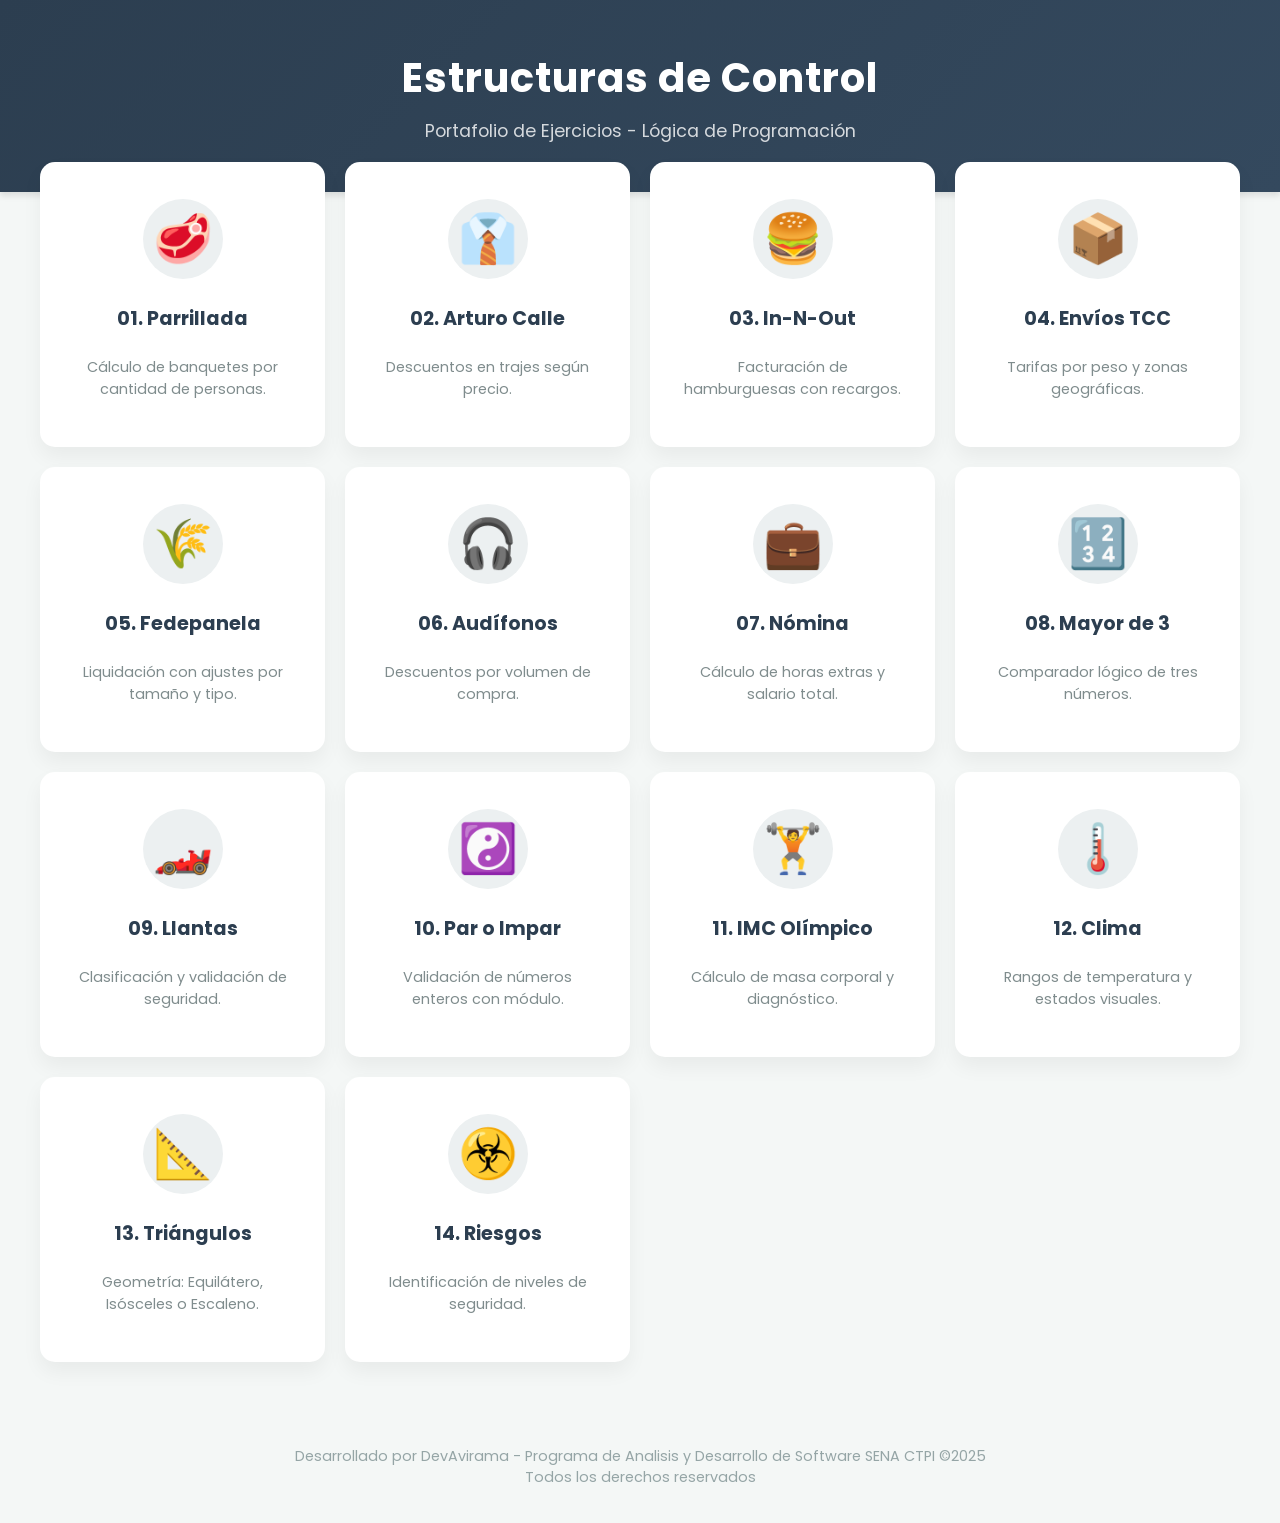
<file: index.html>
<!DOCTYPE html>
<html lang="es">
<head>
    <meta charset="UTF-8">
    <meta name="viewport" content="width=device-width, initial-scale=1.0">
    <title>Portafolio de Algoritmos | Estructuras de Control</title>
    <link rel="stylesheet" href="assets/css/styles.css">
    <link href="https://fonts.googleapis.com/css2?family=Poppins:wght@300;400;600&display=swap" rel="stylesheet">
</head>
<body>

    <header>
        <div class="header-content">
            <h1>Estructuras de Control</h1>
            <p>Portafolio de Ejercicios - Lógica de Programación</p>
        </div>
    </header>

    <main class="container">
        <a href="ejercicio1.html" class="card">
            <div class="icon">🥩</div>
            <h2>01. Parrillada</h2>
            <p>Cálculo de banquetes por cantidad de personas.</p>
        </a>

        <a href="ejercicio2.html" class="card">
            <div class="icon">👔</div>
            <h2>02. Arturo Calle</h2>
            <p>Descuentos en trajes según precio.</p>
        </a>

        <a href="ejercicio3.html" class="card">
            <div class="icon">🍔</div>
            <h2>03. In-N-Out</h2>
            <p>Facturación de hamburguesas con recargos.</p>
        </a>

        <a href="ejercicio4.html" class="card">
            <div class="icon">📦</div>
            <h2>04. Envíos TCC</h2>
            <p>Tarifas por peso y zonas geográficas.</p>
        </a>

        <a href="ejercicio5.html" class="card">
            <div class="icon">🌾</div>
            <h2>05. Fedepanela</h2>
            <p>Liquidación con ajustes por tamaño y tipo.</p>
        </a>

        <a href="ejercicio6.html" class="card">
            <div class="icon">🎧</div>
            <h2>06. Audífonos</h2>
            <p>Descuentos por volumen de compra.</p>
        </a>

        <a href="ejercicio7.html" class="card">
            <div class="icon">💼</div>
            <h2>07. Nómina</h2>
            <p>Cálculo de horas extras y salario total.</p>
        </a>

        <a href="ejercicio8.html" class="card">
            <div class="icon">🔢</div>
            <h2>08. Mayor de 3</h2>
            <p>Comparador lógico de tres números.</p>
        </a>

        <a href="ejercicio9.html" class="card">
            <div class="icon">🏎️</div>
            <h2>09. Llantas</h2>
            <p>Clasificación y validación de seguridad.</p>
        </a>

        <a href="ejercicio10.html" class="card">
            <div class="icon">☯️</div>
            <h2>10. Par o Impar</h2>
            <p>Validación de números enteros con módulo.</p>
        </a>

        <a href="ejercicio11.html" class="card">
            <div class="icon">🏋️</div>
            <h2>11. IMC Olímpico</h2>
            <p>Cálculo de masa corporal y diagnóstico.</p>
        </a>

        <a href="ejercicio12.html" class="card">
            <div class="icon">🌡️</div>
            <h2>12. Clima</h2>
            <p>Rangos de temperatura y estados visuales.</p>
        </a>

        <a href="ejercicio13.html" class="card">
            <div class="icon">📐</div>
            <h2>13. Triángulos</h2>
            <p>Geometría: Equilátero, Isósceles o Escaleno.</p>
        </a>

        <a href="ejercicio14.html" class="card">
            <div class="icon">☣️</div>
            <h2>14. Riesgos</h2>
            <p>Identificación de niveles de seguridad.</p>
        </a>

    </main>

    <footer>
        <p>Desarrollado por DevAvirama - Programa de Analisis y Desarrollo de Software SENA CTPI &copy;2025 <br>Todos los derechos reservados</p>
    </footer>

</body>
</html>
</file>
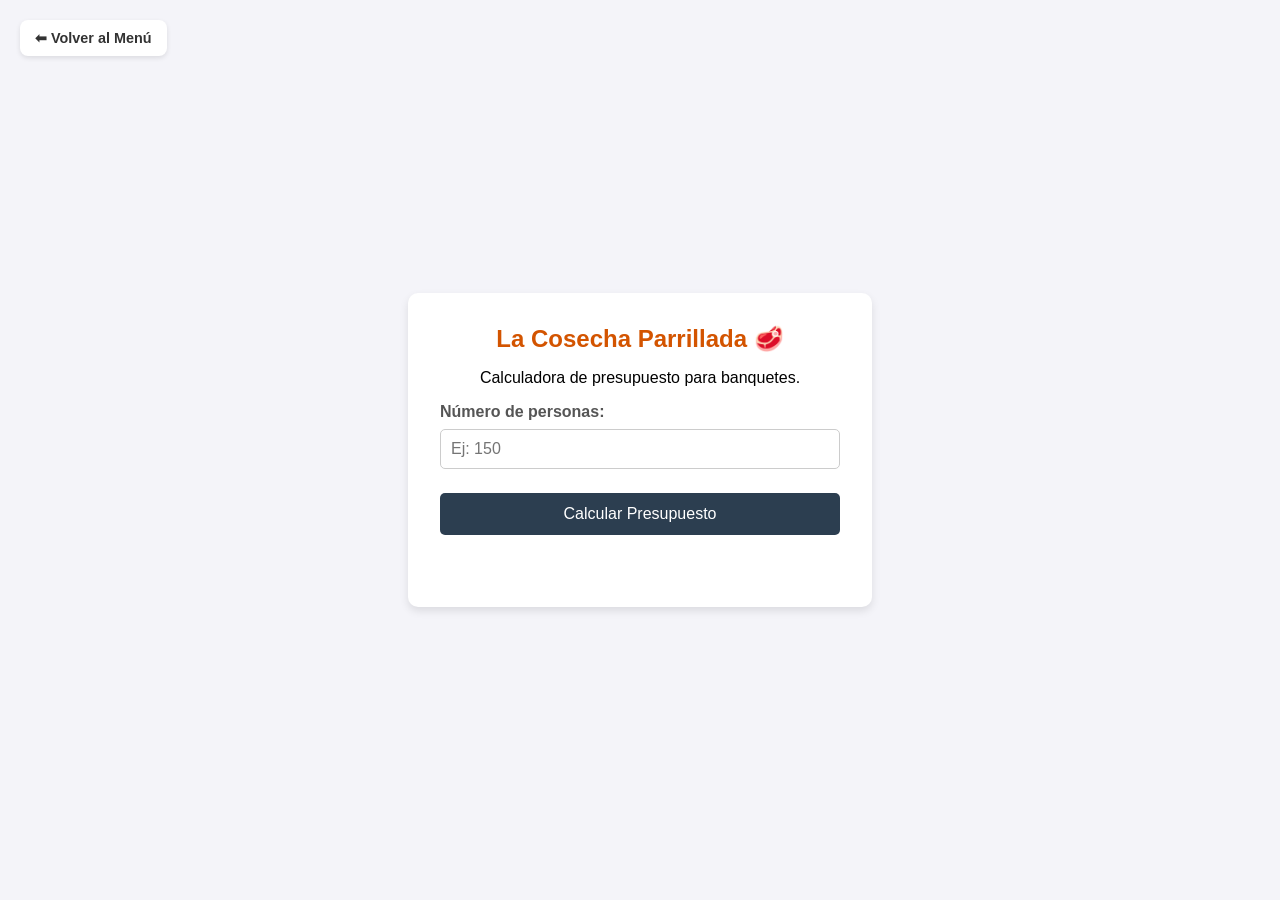
<file: ejercicio1.html>
<!DOCTYPE html>
<html lang="es">
<head>
    <meta charset="UTF-8">
    <meta name="viewport" content="width=device-width, initial-scale=1.0">
    <title>Ejercicio 1: La Cosecha Parrillada</title>
    <link rel="stylesheet" href="assets/css/styles1.css">
</head>
<body>
    <a href="index.html" class="btn-back">⬅ Volver al Menú</a>

    <div class="container">
        <h1>La Cosecha Parrillada 🥩</h1>
        <p>Calculadora de presupuesto para banquetes.</p>
        
        <div class="input-group">
            <label for="personas">Número de personas:</label>
            <input type="number" id="personas" placeholder="Ej: 150">
        </div>

        <button onclick="calcularPresupuesto()">Calcular Presupuesto</button>

        <div id="resultado" class="result-box"></div>
    </div>

    <script src="assets/js/main1.js"></script>
</body>
</html>
</file>
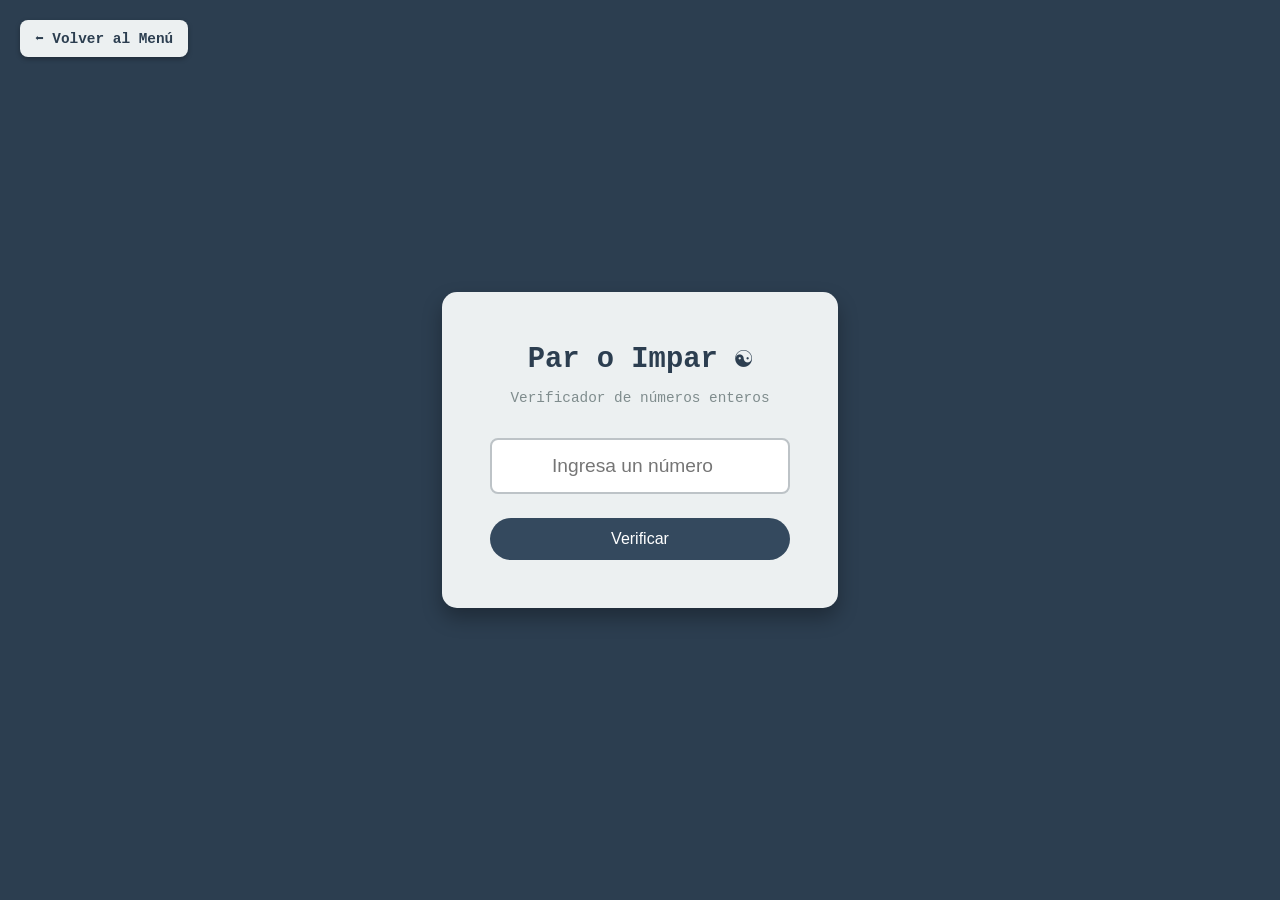
<file: ejercicio10.html>
<!DOCTYPE html>
<html lang="es">
<head>
    <meta charset="UTF-8">
    <meta name="viewport" content="width=device-width, initial-scale=1.0">
    <title>Ejercicio 10: Par o Impar</title>
    <link rel="stylesheet" href="assets/css/styles10.css">
</head>
<body>
    <a href="index.html" class="btn-back">⬅ Volver al Menú</a>

    <div class="math-card">
        <h1>Par o Impar ☯️</h1>
        <p>Verificador de números enteros</p>

        <div class="input-wrapper">
            <input type="number" id="numero" placeholder="Ingresa un número" step="any">
        </div>

        <button onclick="verificarNumero()">Verificar</button>

        <div id="resultado" class="result-box"></div>
    </div>

    <script src="assets/js/main10.js"></script>
</body>
</html>
</file>
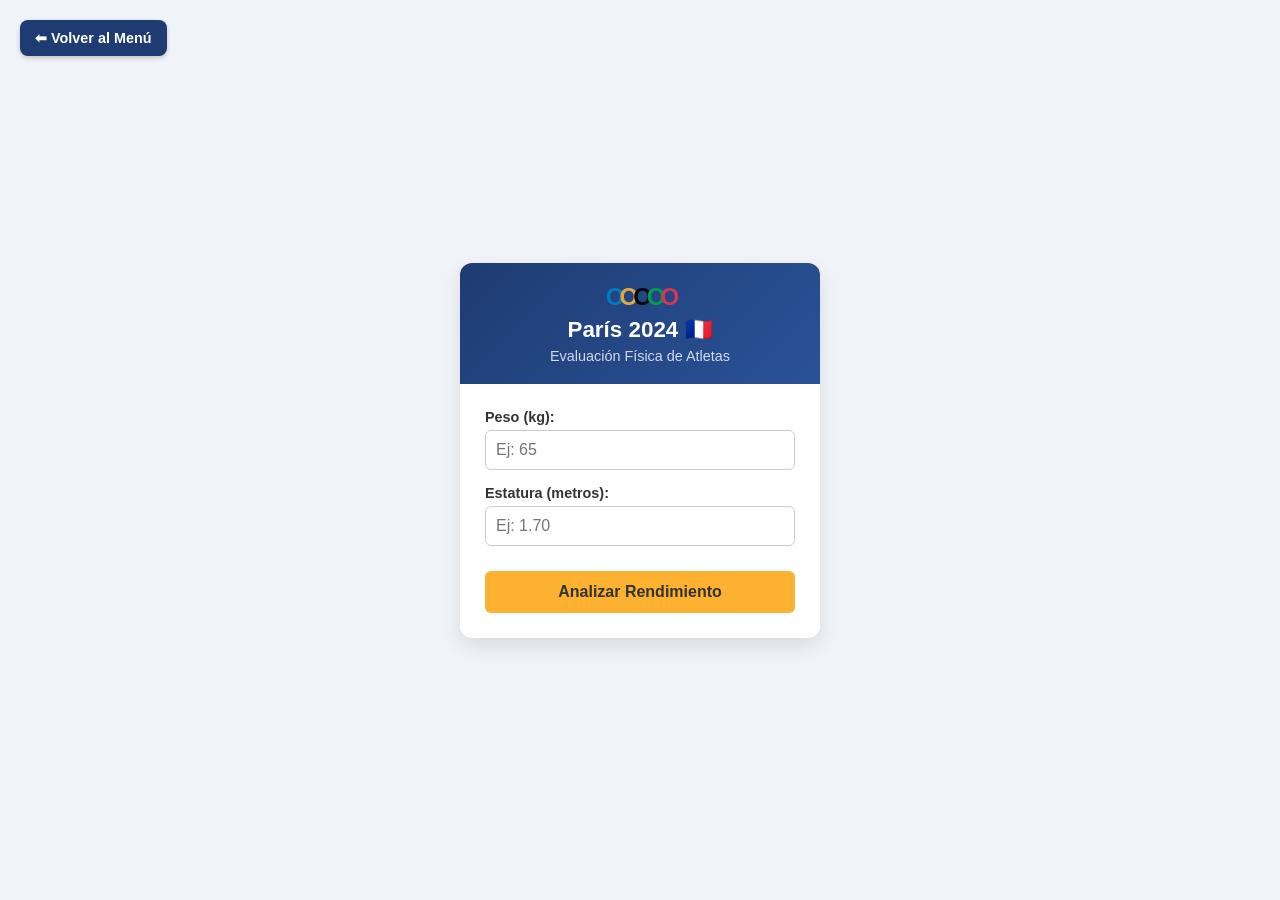
<file: ejercicio11.html>
<!DOCTYPE html>
<html lang="es">
<head>
    <meta charset="UTF-8">
    <meta name="viewport" content="width=device-width, initial-scale=1.0">
    <title>Ejercicio 11: Calculadora IMC Olímpica</title>
    <link rel="stylesheet" href="assets/css/styles11.css">
</head>
<body>
    <a href="index.html" class="btn-back">⬅ Volver al Menú</a>

    <div class="olympic-card">
        <div class="header">
            <div class="rings">
                <span class="blue">O</span><span class="yellow">O</span><span class="black">O</span><span class="green">O</span><span class="red">O</span>
            </div>
            <h1>París 2024 🇫🇷</h1>
            <p>Evaluación Física de Atletas</p>
        </div>

        <div class="form-content">
            <div class="input-group">
                <label for="peso">Peso (kg):</label>
                <input type="number" id="peso" placeholder="Ej: 65">
            </div>

            <div class="input-group">
                <label for="altura">Estatura (metros):</label>
                <input type="number" id="altura" placeholder="Ej: 1.70" step="0.01">
            </div>

            <button onclick="calcularIMC()">Analizar Rendimiento</button>
        </div>

        <div id="resultado" class="result-box"></div>
    </div>

    <script src="assets/js/main11.js"></script>
</body>
</html>
</file>
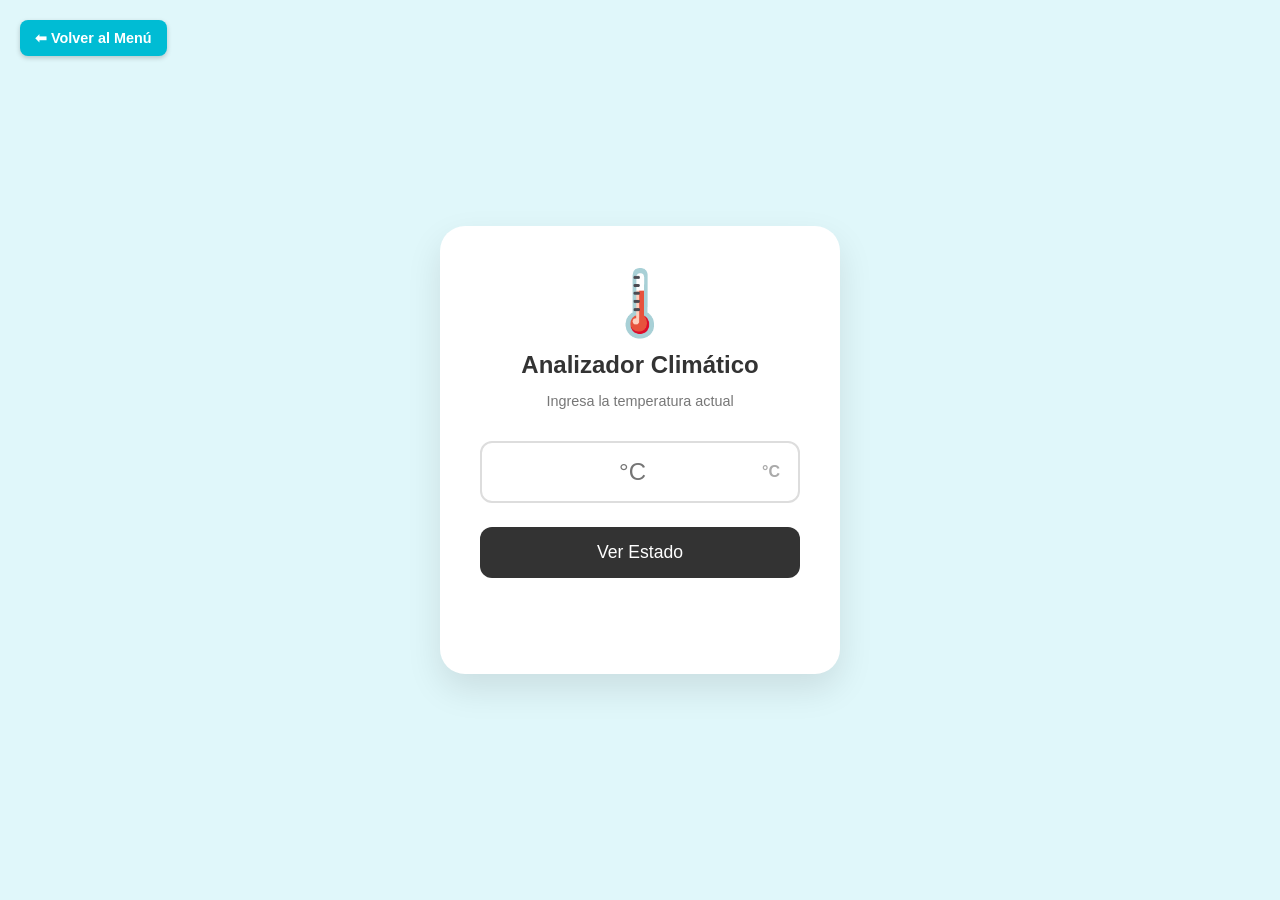
<file: ejercicio12.html>
<!DOCTYPE html>
<html lang="es">
<head>
    <meta charset="UTF-8">
    <meta name="viewport" content="width=device-width, initial-scale=1.0">
    <title>Ejercicio 12: Clima</title>
    <link rel="stylesheet" href="assets/css/styles12.css">
</head>
<body>
    <a href="index.html" class="btn-back">⬅ Volver al Menú</a>

    <div class="weather-card" id="card">
        <div class="weather-icon" id="icon">🌡️</div>
        <h1>Analizador Climático</h1>
        <p>Ingresa la temperatura actual</p>

        <div class="input-container">
            <input type="number" id="temperatura" placeholder="°C">
            <span class="unit">°C</span>
        </div>

        <button onclick="analizarClima()">Ver Estado</button>

        <div id="resultado" class="result-text"></div>
    </div>

    <script src="assets/js/main12.js"></script>
</body>
</html>
</file>
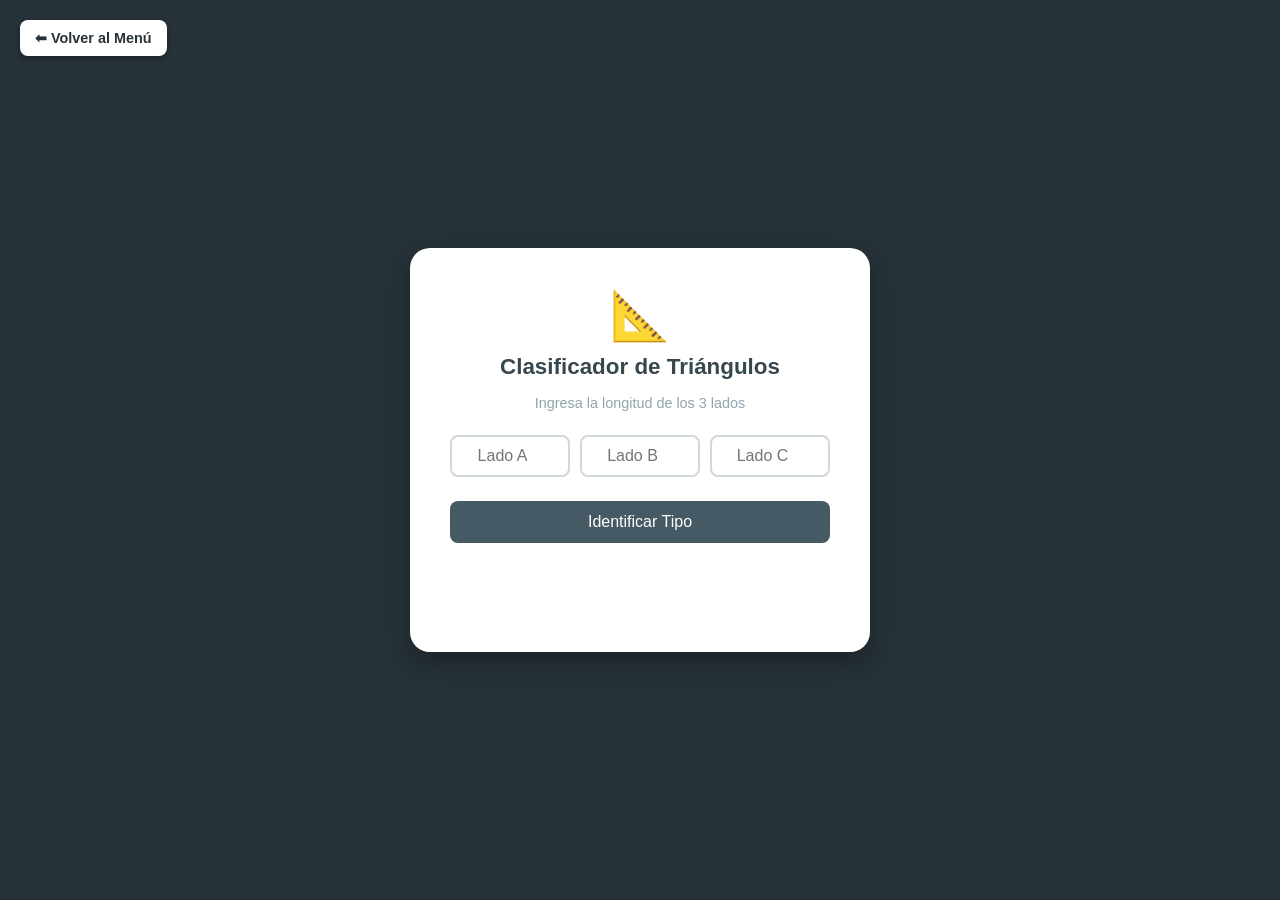
<file: ejercicio13.html>
<!DOCTYPE html>
<html lang="es">
<head>
    <meta charset="UTF-8">
    <meta name="viewport" content="width=device-width, initial-scale=1.0">
    <title>Ejercicio 13: Triángulos</title>
    <link rel="stylesheet" href="assets/css/styles13.css">
</head>
<body>
    <a href="index.html" class="btn-back">⬅ Volver al Menú</a>

    <div class="triangle-card">
        <div class="shape-icon">📐</div>
        <h1>Clasificador de Triángulos</h1>
        <p>Ingresa la longitud de los 3 lados</p>

        <div class="input-row">
            <input type="number" id="lado1" placeholder="Lado A" class="side-input">
            <input type="number" id="lado2" placeholder="Lado B" class="side-input">
            <input type="number" id="lado3" placeholder="Lado C" class="side-input">
        </div>

        <button onclick="clasificarTriangulo()">Identificar Tipo</button>

        <div id="resultado" class="result-box"></div>
    </div>

    <script src="assets/js/main13.js"></script>
</body>
</html>
</file>
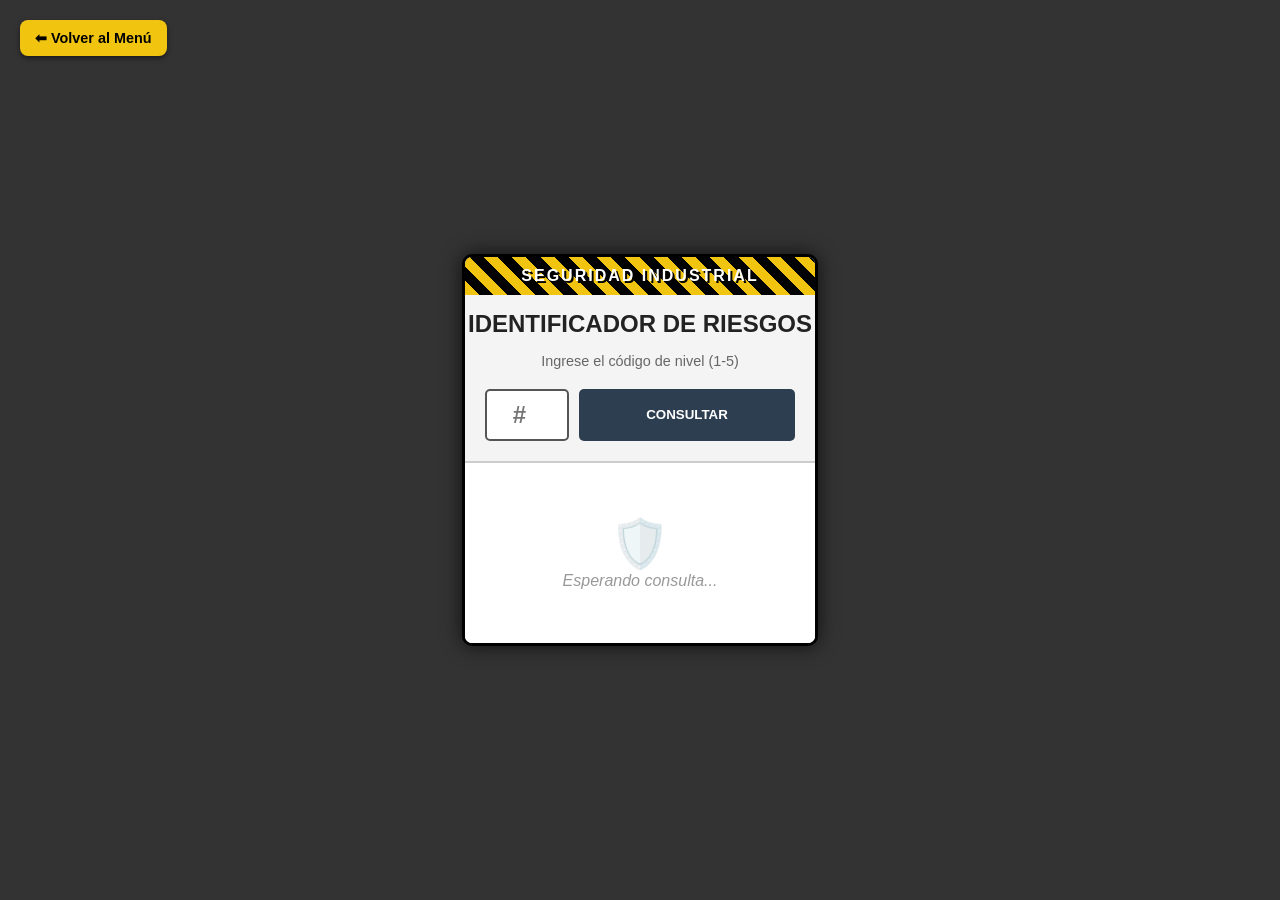
<file: ejercicio14.html>
<!DOCTYPE html>
<html lang="es">
<head>
    <meta charset="UTF-8">
    <meta name="viewport" content="width=device-width, initial-scale=1.0">
    <title>Ejercicio 14: Niveles de Riesgo</title>
    <link rel="stylesheet" href="assets/css/styles14.css">
</head>
<body>
    <a href="index.html" class="btn-back">⬅ Volver al Menú</a>

    <div class="safety-card">
        <div class="header-strip">SEGURIDAD INDUSTRIAL</div>
        <h1>Identificador de Riesgos</h1>
        <p>Ingrese el código de nivel (1-5)</p>

        <div class="control-panel">
            <input type="number" id="nivel" placeholder="#" min="1" max="5">
            <button onclick="identificarRiesgo()">CONSULTAR</button>
        </div>

        <div id="resultado" class="risk-display">
            <div class="placeholder-icon">🛡️</div>
            <div class="placeholder-text">Esperando consulta...</div>
        </div>
    </div>

    <script src="assets/js/main14.js"></script>
</body>
</html>
</file>
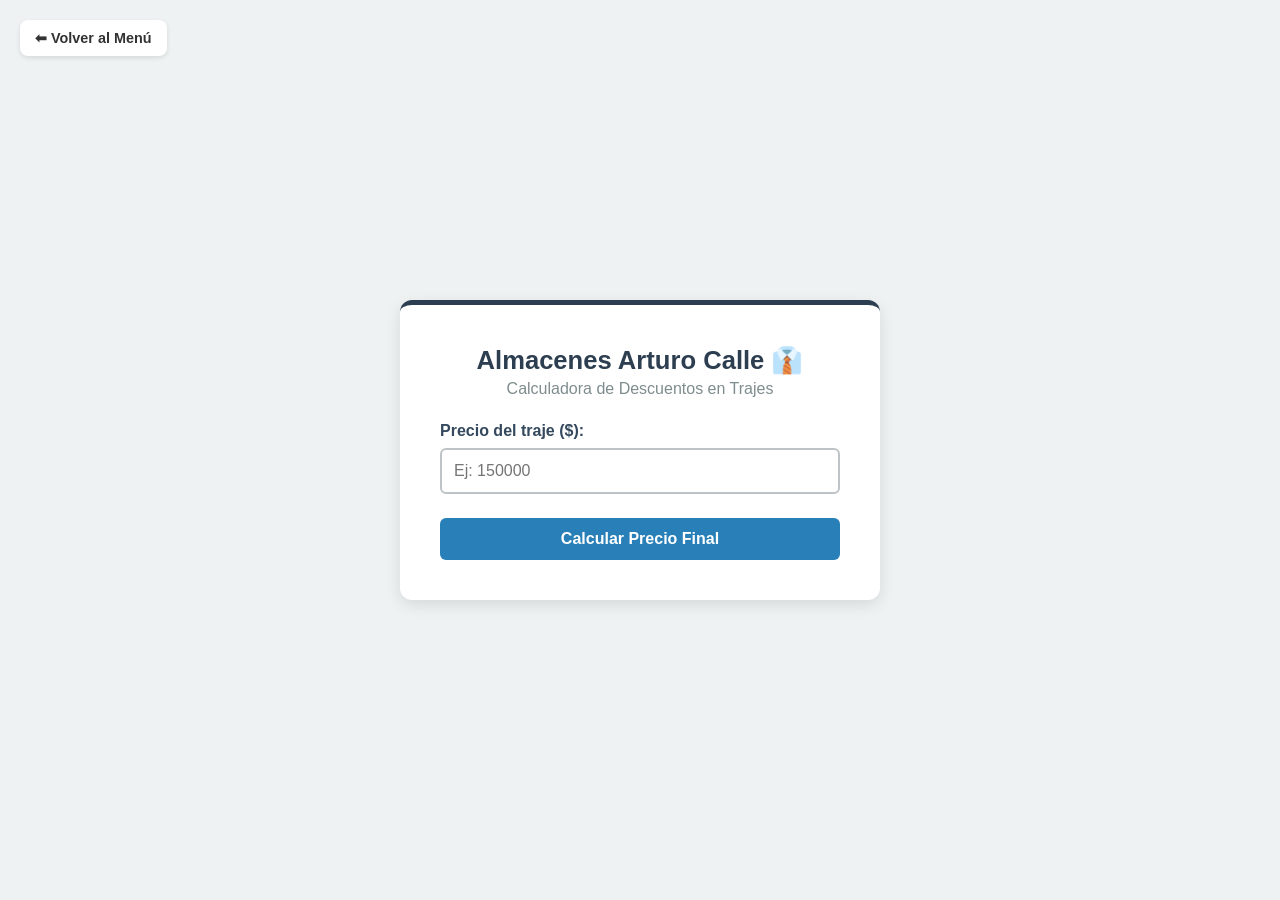
<file: ejercicio2.html>
<!DOCTYPE html>
<html lang="es">
<head>
    <meta charset="UTF-8">
    <meta name="viewport" content="width=device-width, initial-scale=1.0">
    <title>Ejercicio 2: Arturo Calle</title>
    <link rel="stylesheet" href="assets/css/styles2.css">
</head>
<body>
    <a href="index.html" class="btn-back">⬅ Volver al Menú</a>

    <div class="container">
        <h1>Almacenes Arturo Calle 👔</h1>
        <p>Calculadora de Descuentos en Trajes</p>
        
        <div class="input-group">
            <label for="precio">Precio del traje ($):</label>
            <input type="number" id="precio" placeholder="Ej: 150000">
        </div>

        <button onclick="calcularDescuento()">Calcular Precio Final</button>

        <div id="resultado" class="result-box"></div>
    </div>

    <script src="assets/js/main2.js"></script>
</body>
</html>
</file>
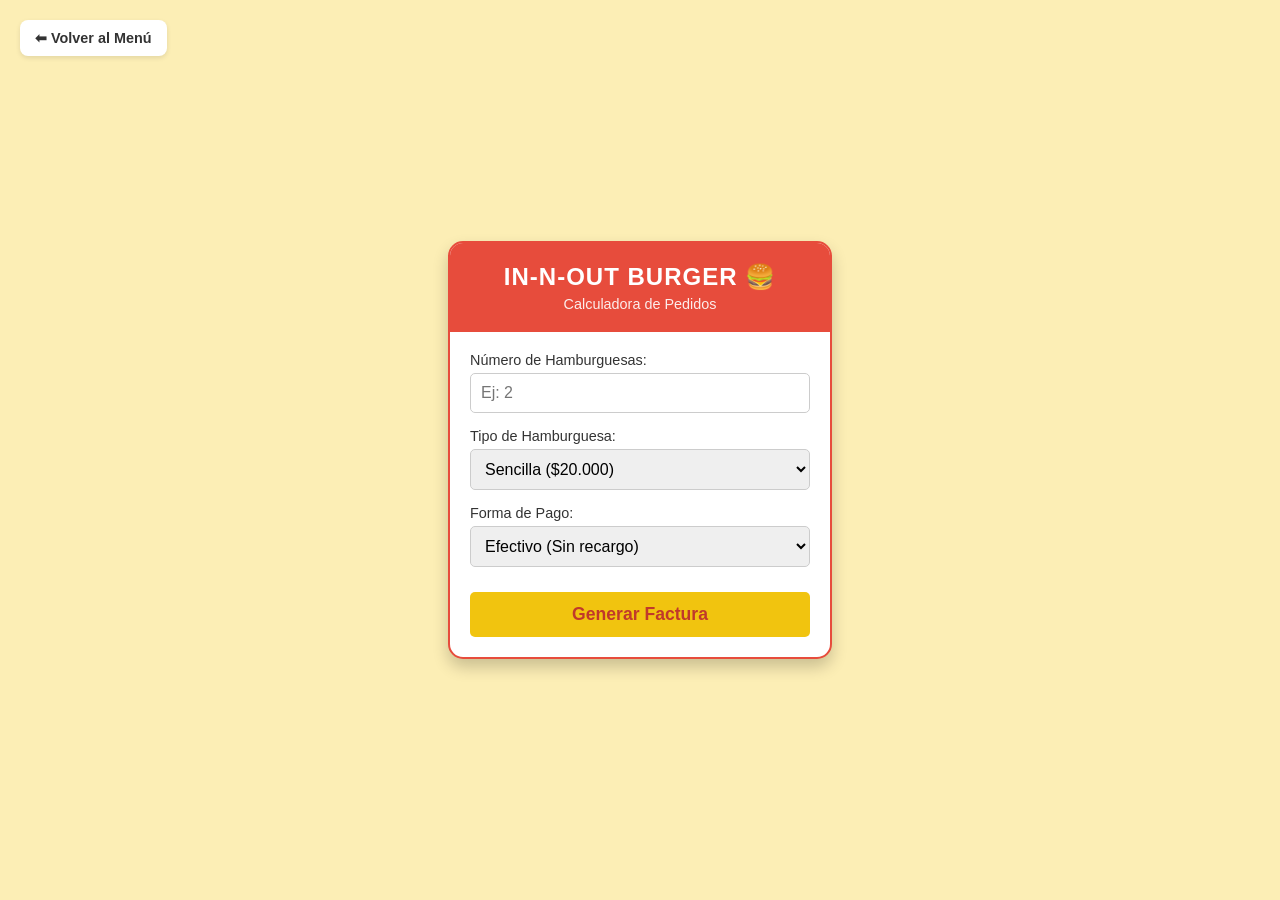
<file: ejercicio3.html>
<!DOCTYPE html>
<html lang="es">
<head>
    <meta charset="UTF-8">
    <meta name="viewport" content="width=device-width, initial-scale=1.0">
    <title>Ejercicio 3: IN-N-OUT BURGER</title>
    <link rel="stylesheet" href="assets/css/styles3.css">
</head>
<body>
    <a href="index.html" class="btn-back">⬅ Volver al Menú</a>

    <div class="card">
        <div class="header">
            <h1>IN-N-OUT BURGER 🍔</h1>
            <p>Calculadora de Pedidos</p>
        </div>
        
        <div class="form-body">
            <div class="input-group">
                <label for="cantidad">Número de Hamburguesas:</label>
                <input type="number" id="cantidad" placeholder="Ej: 2" min="1">
            </div>

            <div class="input-group">
                <label for="tipo">Tipo de Hamburguesa:</label>
                <select id="tipo">
                    <option value="sencilla">Sencilla ($20.000)</option>
                    <option value="doble">Doble ($25.000)</option>
                    <option value="triple">Triple ($28.000)</option>
                </select>
            </div>

            <div class="input-group">
                <label for="pago">Forma de Pago:</label>
                <select id="pago">
                    <option value="efectivo">Efectivo (Sin recargo)</option>
                    <option value="tarjeta">Tarjeta de Crédito (+7%)</option>
                </select>
            </div>

            <button onclick="calcularPedido()">Generar Factura</button>
        </div>

        <div id="resultado" class="result-area"></div>
    </div>

    <script src="assets/js/main3.js"></script>
</body>
</html>
</file>
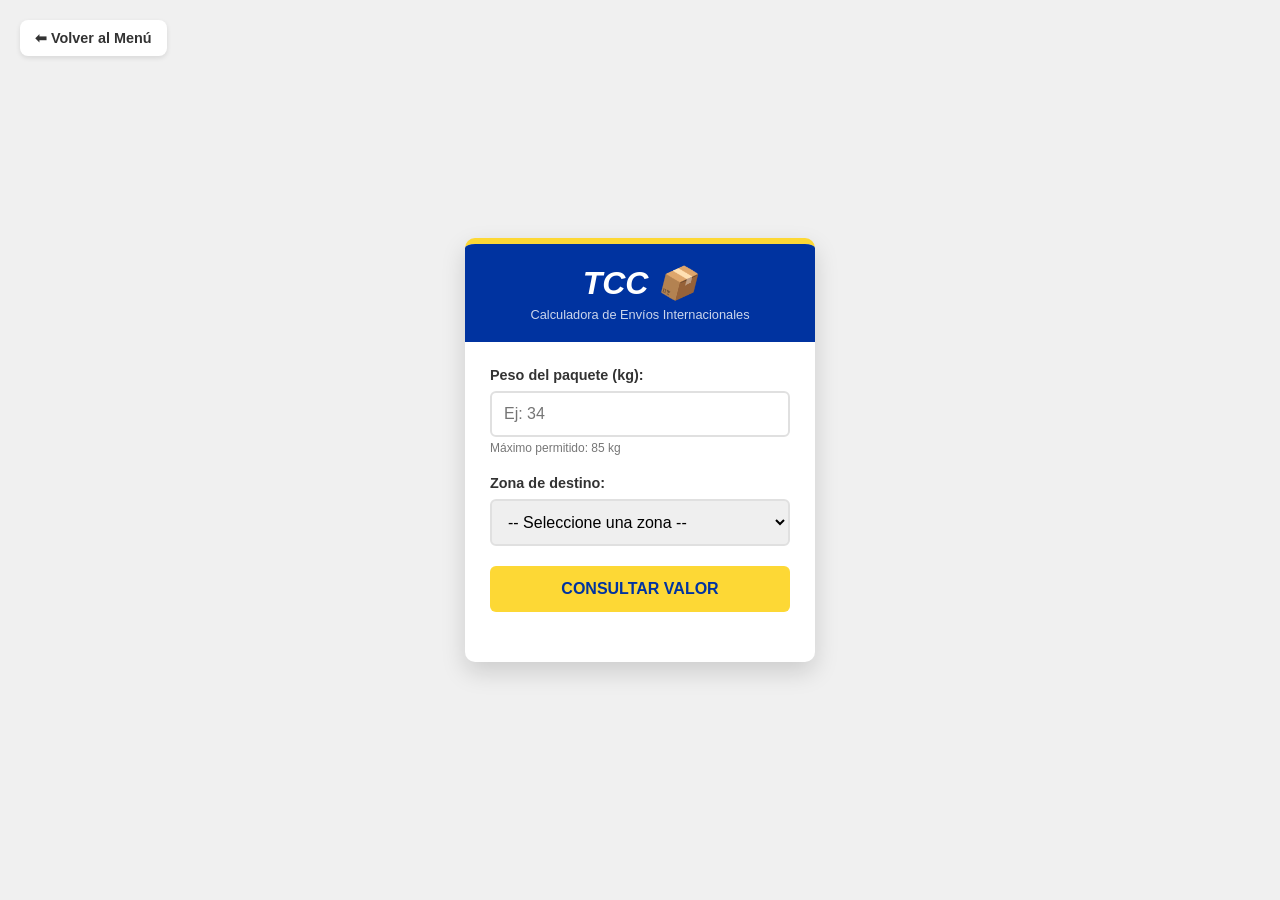
<file: ejercicio4.html>
<!DOCTYPE html>
<html lang="es">
<head>
    <meta charset="UTF-8">
    <meta name="viewport" content="width=device-width, initial-scale=1.0">
    <title>Ejercicio 4: Envíos TCC</title>
    <link rel="stylesheet" href="assets/css/styles4.css">
</head>
<body>
    <a href="index.html" class="btn-back">⬅ Volver al Menú</a>

    <div class="card">
        <div class="logo-area">
            <h1>TCC 📦</h1>
            <p>Calculadora de Envíos Internacionales</p>
        </div>

        <div class="form-content">
            <div class="input-group">
                <label for="peso">Peso del paquete (kg):</label>
                <input type="number" id="peso" placeholder="Ej: 34" step="0.1">
                <small>Máximo permitido: 85 kg</small>
            </div>

            <div class="input-group">
                <label for="zona">Zona de destino:</label>
                <select id="zona">
                    <option value="" disabled selected>-- Seleccione una zona --</option>
                    <option value="1">Zona 1 - América del Norte ($210)</option>
                    <option value="2">Zona 2 - América Central ($180)</option>
                    <option value="3">Zona 3 - América del Sur ($220)</option>
                    <option value="4">Zona 4 - Europa ($340)</option>
                    <option value="5">Zona 5 - Asia ($370)</option>
                </select>
            </div>

            <button onclick="calcularEnvio()">Consultar Valor</button>
        </div>

        <div id="resultado" class="result-box"></div>
    </div>

    <script src="assets/js/main4.js"></script>
</body>
</html>
</file>
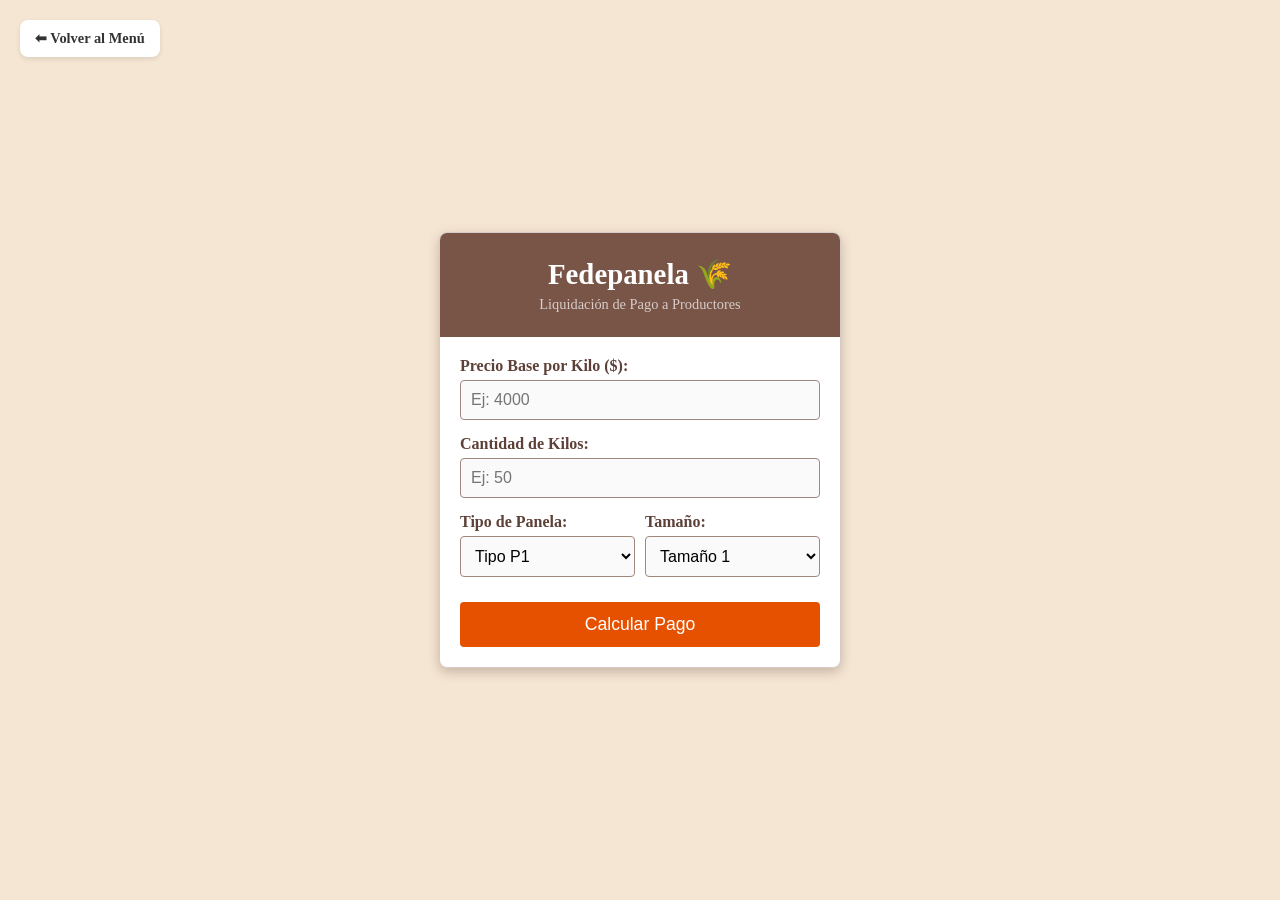
<file: ejercicio5.html>
<!DOCTYPE html>
<html lang="es">
<head>
    <meta charset="UTF-8">
    <meta name="viewport" content="width=device-width, initial-scale=1.0">
    <title>Ejercicio 5: Fedepanela</title>
    <link rel="stylesheet" href="assets/css/styles5.css">
</head>
<body>
    <a href="index.html" class="btn-back">⬅ Volver al Menú</a>

    <div class="panel-card">
        <div class="header">
            <h1>Fedepanela 🌾</h1>
            <p>Liquidación de Pago a Productores</p>
        </div>

        <div class="form-content">
            <div class="input-group">
                <label for="precioBase">Precio Base por Kilo ($):</label>
                <input type="number" id="precioBase" placeholder="Ej: 4000">
            </div>

            <div class="input-group">
                <label for="kilos">Cantidad de Kilos:</label>
                <input type="number" id="kilos" placeholder="Ej: 50">
            </div>

            <div class="row">
                <div class="input-group half">
                    <label for="tipo">Tipo de Panela:</label>
                    <select id="tipo">
                        <option value="P1">Tipo P1</option>
                        <option value="P2">Tipo P2</option>
                    </select>
                </div>

                <div class="input-group half">
                    <label for="tamano">Tamaño:</label>
                    <select id="tamano">
                        <option value="1">Tamaño 1</option>
                        <option value="2">Tamaño 2</option>
                    </select>
                </div>
            </div>

            <button onclick="calcularGanancia()">Calcular Pago</button>
        </div>

        <div id="resultado" class="result-box"></div>
    </div>

    <script src="assets/js/main5.js"></script>
</body>
</html>
</file>
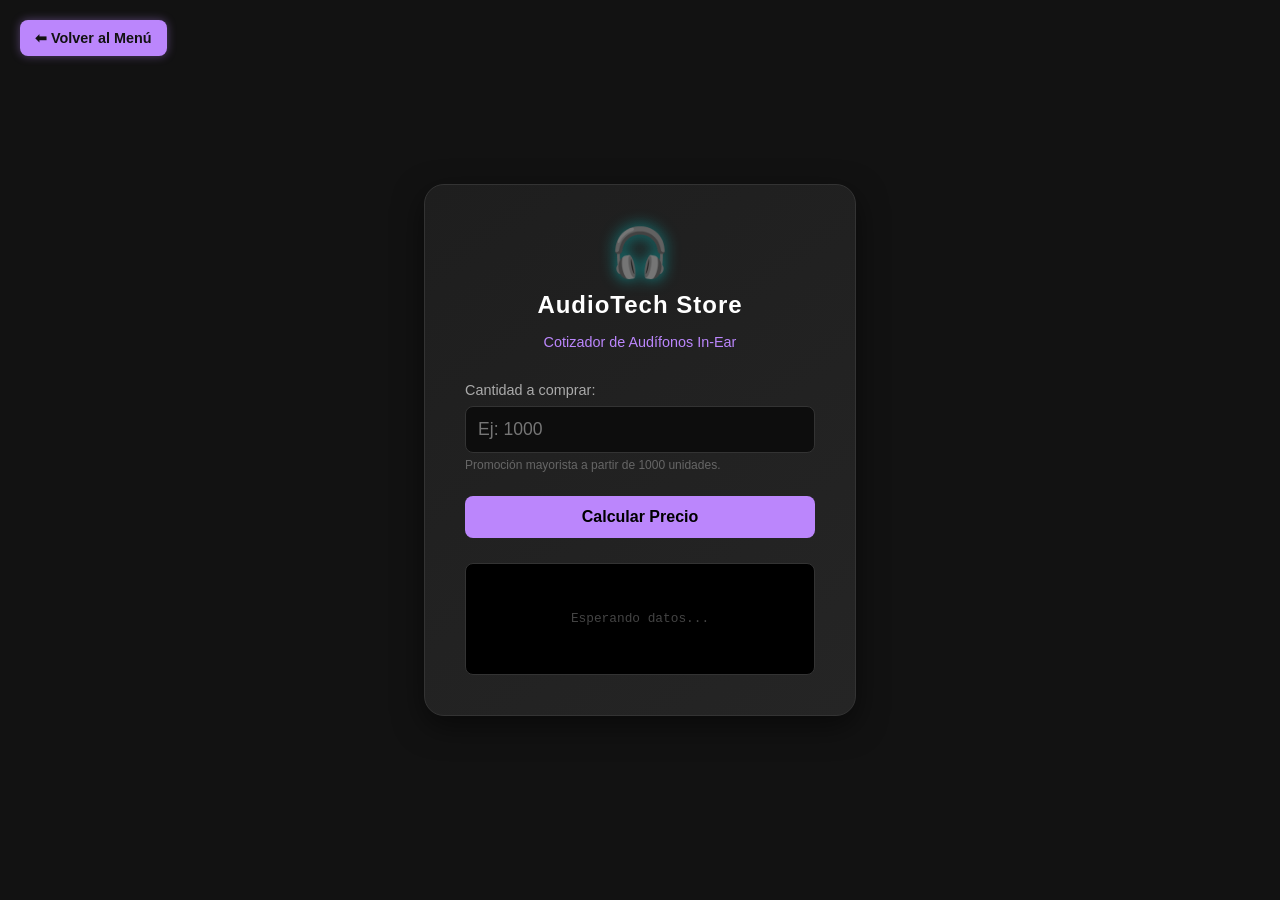
<file: ejercicio6.html>
<!DOCTYPE html>
<html lang="es">
<head>
    <meta charset="UTF-8">
    <meta name="viewport" content="width=device-width, initial-scale=1.0">
    <title>Ejercicio 6: Venta de Audífonos</title>
    <link rel="stylesheet" href="assets/css/styles6.css">
</head>
<body>
    <a href="index.html" class="btn-back">⬅ Volver al Menú</a>

    <div class="tech-card">
        <div class="icon-header">🎧</div>
        <h1>AudioTech Store</h1>
        <p>Cotizador de Audífonos In-Ear</p>

        <div class="input-section">
            <label for="cantidad">Cantidad a comprar:</label>
            <input type="number" id="cantidad" placeholder="Ej: 1000" min="1">
            <small>Promoción mayorista a partir de 1000 unidades.</small>
        </div>

        <button onclick="calcularTotal()">Calcular Precio</button>

        <div id="resultado" class="result-screen">
            <span class="placeholder-text">Esperando datos...</span>
        </div>
    </div>

    <script src="assets/js/main6.js"></script>
</body>
</html>
</file>
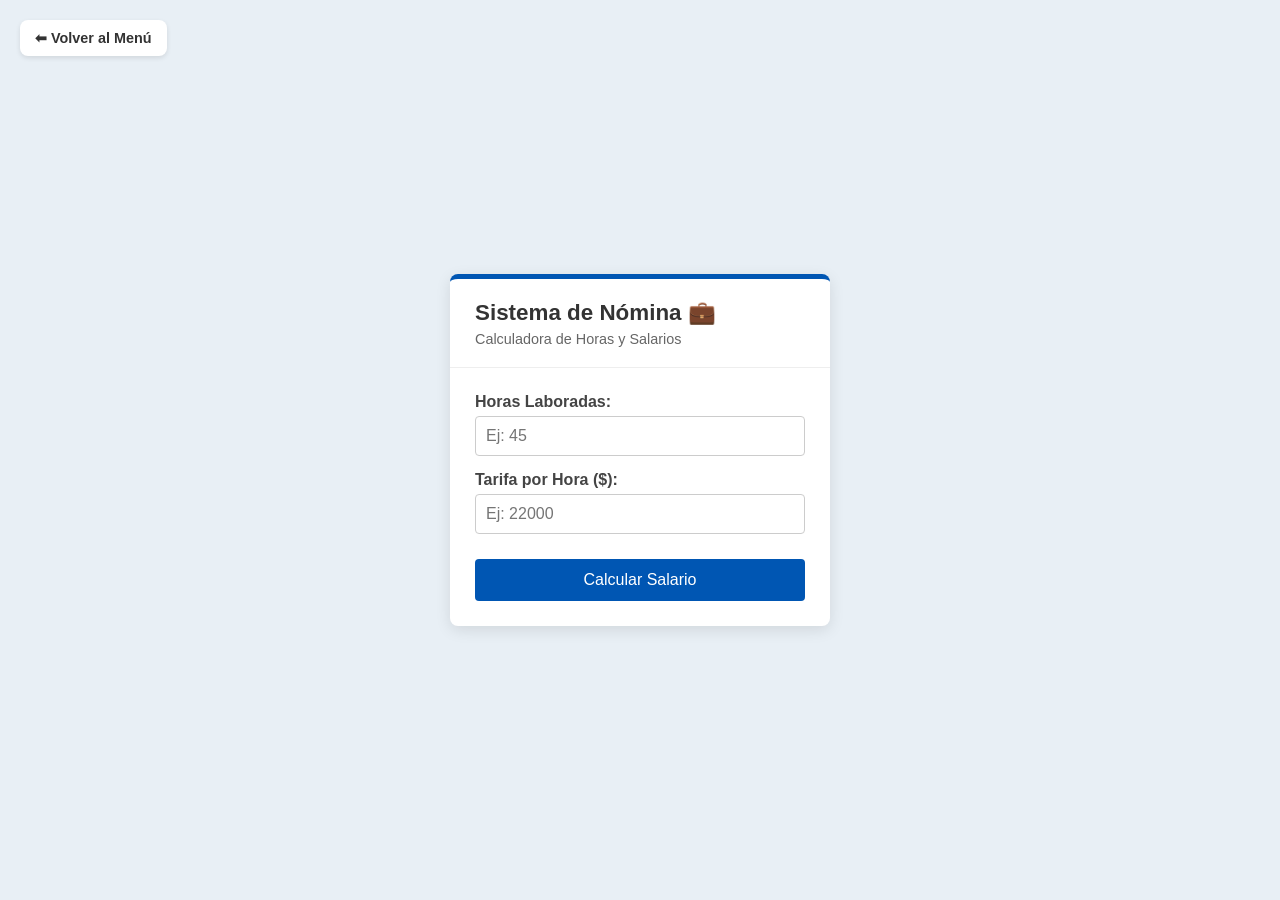
<file: ejercicio7.html>
<!DOCTYPE html>
<html lang="es">
<head>
    <meta charset="UTF-8">
    <meta name="viewport" content="width=device-width, initial-scale=1.0">
    <title>Ejercicio 7: Nómina</title>
    <link rel="stylesheet" href="assets/css/styles7.css">
</head>
<body>
    <a href="index.html" class="btn-back">⬅ Volver al Menú</a>

    <div class="payroll-card">
        <div class="header">
            <h1>Sistema de Nómina 💼</h1>
            <p>Calculadora de Horas y Salarios</p>
        </div>

        <div class="form-body">
            <div class="input-group">
                <label for="horas">Horas Laboradas:</label>
                <input type="number" id="horas" placeholder="Ej: 45" min="0">
            </div>

            <div class="input-group">
                <label for="tarifa">Tarifa por Hora ($):</label>
                <input type="number" id="tarifa" placeholder="Ej: 22000" min="0">
            </div>

            <button onclick="calcularSalario()">Calcular Salario</button>
        </div>

        <div id="resultado" class="result-box"></div>
    </div>

    <script src="assets/js/main7.js"></script>
</body>
</html>
</file>
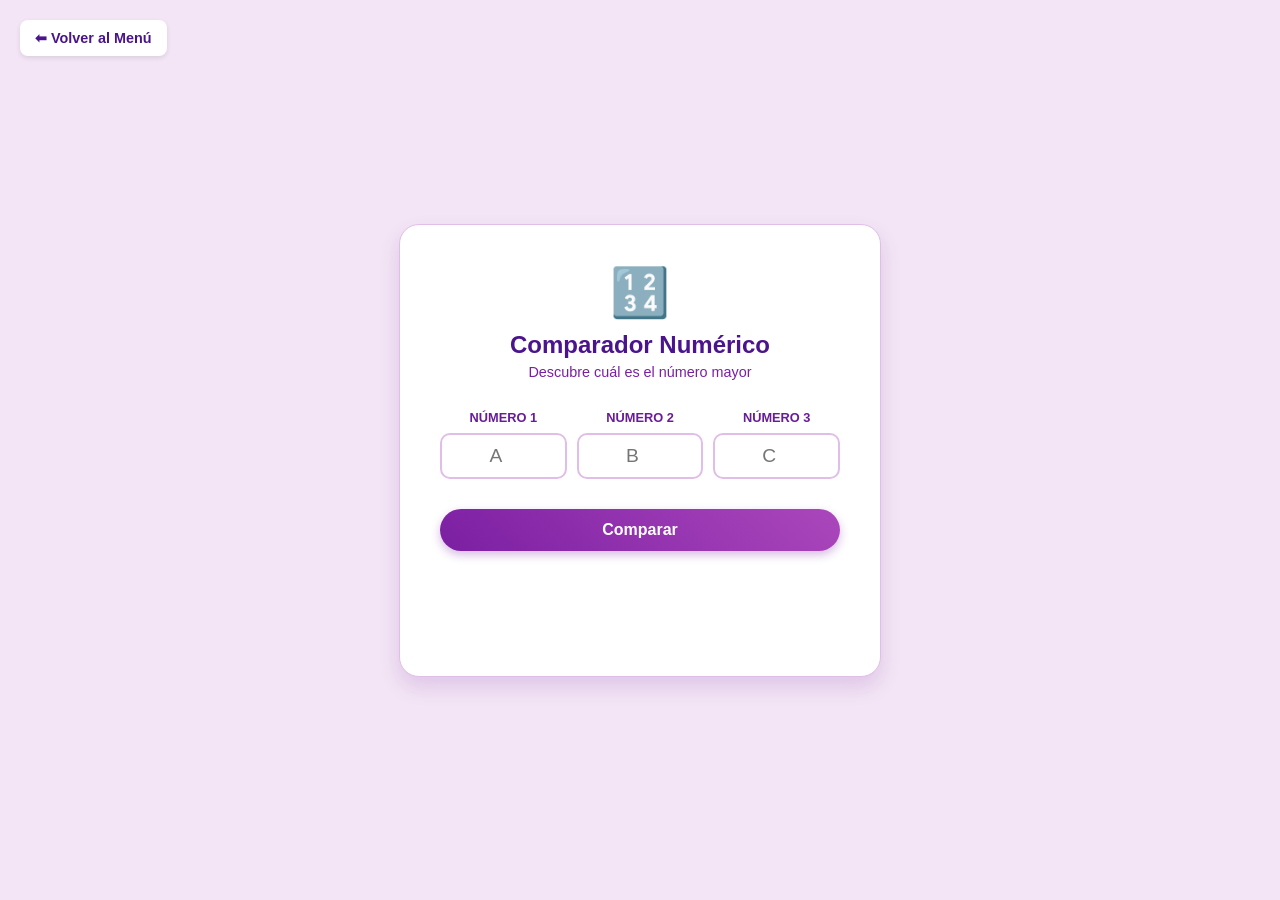
<file: ejercicio8.html>
<!DOCTYPE html>
<html lang="es">
<head>
    <meta charset="UTF-8">
    <meta name="viewport" content="width=device-width, initial-scale=1.0">
    <title>Ejercicio 8: Mayor de Tres</title>
    <link rel="stylesheet" href="assets/css/styles8.css">
</head>
<body>
    <a href="index.html" class="btn-back">⬅ Volver al Menú</a>

    <div class="logic-card">
        <div class="header">
            <div class="icon">🔢</div>
            <h1>Comparador Numérico</h1>
            <p>Descubre cuál es el número mayor</p>
        </div>

        <div class="input-container">
            <div class="input-box">
                <label for="num1">Número 1</label>
                <input type="number" id="num1" placeholder="A">
            </div>
            
            <div class="input-box">
                <label for="num2">Número 2</label>
                <input type="number" id="num2" placeholder="B">
            </div>
            
            <div class="input-box">
                <label for="num3">Número 3</label>
                <input type="number" id="num3" placeholder="C">
            </div>
        </div>

        <button onclick="encontrarMayor()">Comparar</button>

        <div id="resultado" class="result-area"></div>
    </div>

    <script src="assets/js/main8.js"></script>
</body>
</html>
</file>
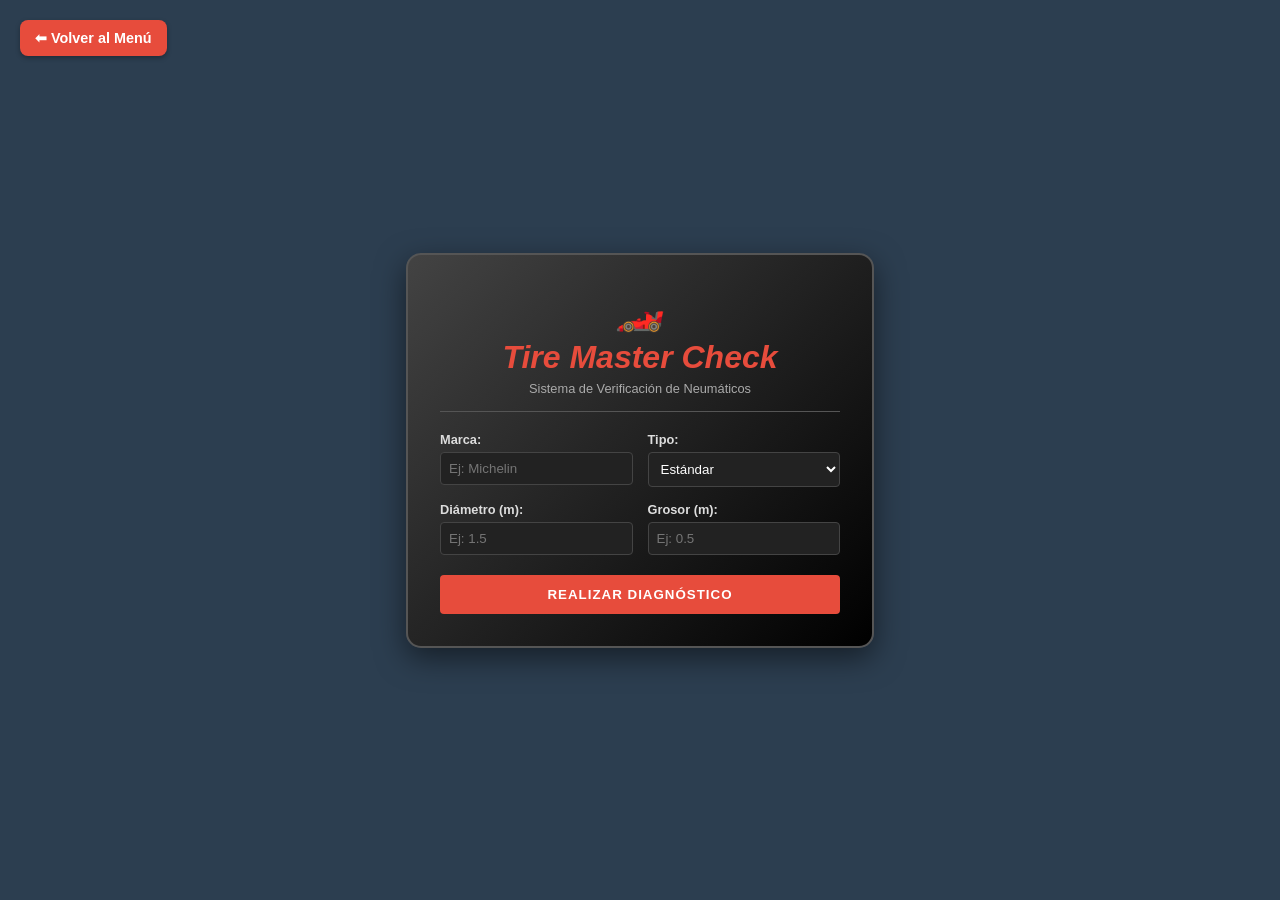
<file: ejercicio9.html>
<!DOCTYPE html>
<html lang="es">
<head>
    <meta charset="UTF-8">
    <meta name="viewport" content="width=device-width, initial-scale=1.0">
    <title>Ejercicio 9: Verificación de Llantas</title>
    <link rel="stylesheet" href="assets/css/styles9.css">
</head>
<body>
    <a href="index.html" class="btn-back">⬅ Volver al Menú</a>

    <div class="tire-card">
        <div class="header">
            <div class="icon">🏎️</div>
            <h1>Tire Master Check</h1>
            <p>Sistema de Verificación de Neumáticos</p>
        </div>

        <div class="form-grid">
            <div class="input-group">
                <label for="marca">Marca:</label>
                <input type="text" id="marca" placeholder="Ej: Michelin">
            </div>

            <div class="input-group">
                <label for="tipo">Tipo:</label>
                <select id="tipo">
                    <option value="estandar">Estándar</option>
                    <option value="deportiva">Deportiva</option>
                    <option value="todo-terreno">Todo Terreno</option>
                </select>
            </div>

            <div class="input-group">
                <label for="diametro">Diámetro (m):</label>
                <input type="number" id="diametro" placeholder="Ej: 1.5" step="0.1">
            </div>

            <div class="input-group">
                <label for="grosor">Grosor (m):</label>
                <input type="number" id="grosor" placeholder="Ej: 0.5" step="0.01">
            </div>
        </div>

        <button onclick="verificarLlanta()">Realizar Diagnóstico</button>

        <div id="resultado" class="result-box"></div>
    </div>

    <script src="assets/js/main9.js"></script>
</body>
</html>
</file>
<file: assets/css/styles.css>
:root {
    --primary-color: #2c3e50;
    --accent-color: #3498db;
    --bg-color: #f4f7f6;
    --card-bg: #ffffff;
    --text-color: #333;
}

body {
    font-family: 'Poppins', sans-serif;
    background-color: var(--bg-color);
    margin: 0;
    color: var(--text-color);
}

header {
    background: linear-gradient(135deg, var(--primary-color), #34495e);
    color: white;
    padding: 3rem 1rem;
    text-align: center;
    box-shadow: 0 4px 6px rgba(0,0,0,0.1);
}

header h1 {
    margin: 0;
    font-size: 2.5rem;
    letter-spacing: 1px;
}

header p {
    margin: 10px 0 0;
    opacity: 0.8;
    font-size: 1.1rem;
}

.container {
    max-width: 1200px;
    margin: -30px auto 50px; /* Margen negativo para solapar con el header */
    padding: 0 20px;
    display: grid;
    grid-template-columns: repeat(auto-fill, minmax(250px, 1fr)); /* Grid Mágico */
    gap: 20px;
}

.card {
    background-color: var(--card-bg);
    border-radius: 15px;
    padding: 2rem;
    text-decoration: none; /* Quitar subrayado de enlace */
    color: var(--text-color);
    box-shadow: 0 10px 20px rgba(0,0,0,0.05);
    transition: transform 0.3s, box-shadow 0.3s, border-color 0.3s;
    display: flex;
    flex-direction: column;
    align-items: center;
    text-align: center;
    border-top: 5px solid transparent;
}

.card:hover {
    transform: translateY(-10px);
    box-shadow: 0 15px 30px rgba(0,0,0,0.15);
    border-top-color: var(--accent-color);
}

.icon {
    font-size: 3rem;
    margin-bottom: 15px;
    background-color: #ecf0f1;
    width: 80px;
    height: 80px;
    line-height: 80px;
    border-radius: 50%;
    transition: background 0.3s;
}

.card:hover .icon {
    background-color: #e3f2fd;
}

.card h2 {
    font-size: 1.2rem;
    margin: 10px 0;
    color: var(--primary-color);
}

.card p {
    font-size: 0.9rem;
    color: #7f8c8d;
    line-height: 1.5;
}

footer {
    text-align: center;
    padding: 20px;
    color: #95a5a6;
    font-size: 0.9rem;
}
</file>
<file: assets/css/styles1.css>
body {
    font-family: 'Segoe UI', Tahoma, Geneva, Verdana, sans-serif;
    background-color: #f4f4f9;
    display: flex;
    justify-content: center;
    align-items: center;
    height: 100vh;
    margin: 0;
    position: relative;
}

.btn-back {
    position: absolute;
    top: 20px;
    left: 20px;
    text-decoration: none;
    font-weight: bold;
    color: #333;
    background: #fff;
    padding: 10px 15px;
    border-radius: 8px;
    box-shadow: 0 2px 5px rgba(0,0,0,0.1);
    transition: transform 0.2s, background-color 0.2s;
    font-size: 0.9rem;
    z-index: 10;
}

.btn-back:hover {
    transform: translateX(-3px);
    background-color: #e9ecef;
}

.container {
    background-color: white;
    padding: 2rem;
    border-radius: 10px;
    box-shadow: 0 4px 8px rgba(0,0,0,0.1);
    text-align: center;
    max-width: 400px;
    width: 90%;
}

h1 {
    color: #d35400;
    font-size: 1.5rem;
    margin-top: 0;
}

.input-group {
    margin-bottom: 1.5rem;
    text-align: left;
}

label {
    display: block;
    margin-bottom: 0.5rem;
    font-weight: bold;
    color: #555;
}

input {
    width: 100%;
    padding: 10px;
    border: 1px solid #ccc;
    border-radius: 5px;
    box-sizing: border-box;
    font-size: 1rem;
}

button {
    background-color: #2c3e50;
    color: white;
    border: none;
    padding: 12px 20px;
    border-radius: 5px;
    cursor: pointer;
    width: 100%;
    font-size: 1rem;
    transition: background 0.3s;
}

button:hover {
    background-color: #34495e;
}

.result-box {
    margin-top: 20px;
    font-weight: bold;
    color: #27ae60;
    white-space: pre-line;
    min-height: 20px;
}

.error {
    color: #c0392b;
}

@media (max-width: 500px) {
    body {
        flex-direction: column;
        justify-content: flex-start;
        padding-top: 80px;
    }
}
</file>
<file: assets/css/styles10.css>
body {
    font-family: 'Courier New', Courier, monospace;
    background-color: #2c3e50;
    display: flex;
    justify-content: center;
    align-items: center;
    height: 100vh;
    margin: 0;
    position: relative;
}

.btn-back {
    position: absolute;
    top: 20px;
    left: 20px;
    text-decoration: none;
    font-weight: bold;
    color: #2c3e50;
    background: #ecf0f1;
    padding: 10px 15px;
    border-radius: 8px;
    box-shadow: 0 2px 5px rgba(0,0,0,0.3);
    transition: transform 0.2s, background-color 0.2s;
    font-size: 0.9rem;
    z-index: 10;
}

.btn-back:hover {
    transform: translateX(-3px);
    background-color: #bdc3c7;
}

.math-card {
    background-color: #ecf0f1;
    padding: 3rem;
    border-radius: 15px;
    text-align: center;
    box-shadow: 0 10px 20px rgba(0,0,0,0.3);
    width: 300px;
}

h1 {
    margin: 0;
    color: #2c3e50;
    font-size: 1.8rem;
}

p {
    color: #7f8c8d;
    font-size: 0.9rem;
    margin-bottom: 2rem;
}

.input-wrapper {
    margin-bottom: 1.5rem;
}

input {
    width: 100%;
    padding: 15px;
    font-size: 1.2rem;
    text-align: center;
    border: 2px solid #bdc3c7;
    border-radius: 8px;
    box-sizing: border-box;
    outline: none;
    transition: border-color 0.3s;
}

input:focus {
    border-color: #3498db;
}

button {
    background-color: #34495e;
    color: white;
    border: none;
    padding: 12px 30px;
    border-radius: 25px;
    font-size: 1rem;
    cursor: pointer;
    transition: transform 0.2s;
    width: 100%;
}

button:hover {
    background-color: #2c3e50;
    transform: scale(1.05);
}

.result-box {
    margin-top: 25px;
    padding: 15px;
    border-radius: 8px;
    font-weight: bold;
    font-size: 1.1rem;
    display: none;
}

.par {
    background-color: #2ecc71;
    color: white;
}

.impar {
    background-color: #e67e22;
    color: white;
}

.error {
    background-color: #e74c3c;
    color: white;
}

@media (max-width: 500px) {
    body {
        flex-direction: column;
        justify-content: flex-start;
        padding-top: 80px;
    }
}
</file>
<file: assets/css/styles11.css>
body {
    font-family: 'Segoe UI', Helvetica, Arial, sans-serif;
    background-color: #f0f4f8;
    display: flex;
    justify-content: center;
    align-items: center;
    height: 100vh;
    margin: 0;
    position: relative;
}

.btn-back {
    position: absolute;
    top: 20px;
    left: 20px;
    text-decoration: none;
    font-weight: bold;
    color: #fff;
    background: #1e3c72;
    padding: 10px 15px;
    border-radius: 8px;
    box-shadow: 0 2px 5px rgba(0,0,0,0.2);
    transition: transform 0.2s, background-color 0.2s;
    font-size: 0.9rem;
    z-index: 10;
}

.btn-back:hover {
    transform: translateX(-3px);
    background-color: #2a5298;
}

.olympic-card {
    background-color: white;
    width: 360px;
    border-radius: 12px;
    box-shadow: 0 8px 20px rgba(0,0,0,0.1);
    overflow: hidden;
    text-align: center;
}

.header {
    background: linear-gradient(135deg, #1e3c72, #2a5298);
    color: white;
    padding: 20px;
}

.rings {
    font-family: sans-serif;
    font-weight: bold;
    font-size: 1.5rem;
    letter-spacing: -5px;
    margin-bottom: 5px;
    opacity: 0.9;
}

.blue { color: #0081C8; }
.yellow { color: #FCB131; }
.black { color: #000000; }
.green { color: #00A651; }
.red { color: #EE334E; }

.header h1 {
    margin: 5px 0 0;
    font-size: 1.4rem;
}

.header p {
    margin: 5px 0 0;
    font-size: 0.9rem;
    opacity: 0.8;
}

.form-content {
    padding: 25px;
}

.input-group {
    text-align: left;
    margin-bottom: 15px;
}

label {
    display: block;
    margin-bottom: 5px;
    color: #333;
    font-weight: 600;
    font-size: 0.9rem;
}

input {
    width: 100%;
    padding: 10px;
    border: 1px solid #ccc;
    border-radius: 6px;
    box-sizing: border-box;
    font-size: 1rem;
    transition: border-color 0.3s;
}

input:focus {
    border-color: #2a5298;
    outline: none;
}

button {
    background-color: #FCB131;
    color: #333;
    border: none;
    padding: 12px;
    width: 100%;
    border-radius: 6px;
    font-weight: bold;
    cursor: pointer;
    font-size: 1rem;
    margin-top: 10px;
    transition: background 0.2s;
}

button:hover {
    background-color: #e09b25;
}

.result-box {
    padding: 20px;
    background-color: #fafafa;
    border-top: 1px solid #eee;
    display: none;
}

.imc-value {
    font-size: 2rem;
    font-weight: bold;
    color: #1e3c72;
}

.imc-label {
    font-size: 0.85rem;
    color: #666;
    margin-bottom: 10px;
}

.diagnosis {
    padding: 10px;
    border-radius: 5px;
    font-weight: bold;
    color: white;
}

@media (max-width: 500px) {
    body {
        flex-direction: column;
        justify-content: flex-start;
        padding-top: 80px;
    }
}
</file>
<file: assets/css/styles12.css>
body {
    font-family: 'Segoe UI', Tahoma, Geneva, Verdana, sans-serif;
    background-color: #e0f7fa;
    display: flex;
    justify-content: center;
    align-items: center;
    height: 100vh;
    margin: 0;
    transition: background-color 0.5s;
    position: relative;
}

.btn-back {
    position: absolute;
    top: 20px;
    left: 20px;
    text-decoration: none;
    font-weight: bold;
    color: #fff;
    background: #00bcd4;
    padding: 10px 15px;
    border-radius: 8px;
    box-shadow: 0 2px 5px rgba(0,0,0,0.2);
    transition: transform 0.2s, background-color 0.2s;
    font-size: 0.9rem;
    z-index: 10;
}

.btn-back:hover {
    transform: translateX(-3px);
    background-color: #0097a7;
}

.weather-card {
    background-color: white;
    width: 320px;
    padding: 2.5rem;
    border-radius: 25px;
    box-shadow: 0 15px 35px rgba(0,0,0,0.1);
    text-align: center;
    transition: all 0.5s ease;
}

.weather-icon {
    font-size: 4rem;
    margin-bottom: 10px;
    transition: transform 0.3s;
}

.weather-icon:hover {
    transform: scale(1.1) rotate(10deg);
}

h1 {
    font-size: 1.5rem;
    color: #333;
    margin: 0;
}

p {
    color: #777;
    margin-bottom: 2rem;
    font-size: 0.9rem;
}

.input-container {
    position: relative;
    width: 100%;
    margin-bottom: 1.5rem;
}

input {
    width: 100%;
    padding: 15px;
    font-size: 1.5rem;
    text-align: center;
    border: 2px solid #ddd;
    border-radius: 12px;
    box-sizing: border-box;
    outline: none;
    color: #555;
}

input:focus {
    border-color: #00bcd4;
}

.unit {
    position: absolute;
    right: 20px;
    top: 50%;
    transform: translateY(-50%);
    font-weight: bold;
    color: #aaa;
}

button {
    width: 100%;
    padding: 15px;
    background-color: #333;
    color: white;
    border: none;
    border-radius: 12px;
    font-size: 1.1rem;
    cursor: pointer;
    transition: background 0.3s;
}

button:hover {
    background-color: #555;
}

.result-text {
    margin-top: 25px;
    font-size: 1.3rem;
    font-weight: bold;
    color: #333;
    min-height: 1.5em;
}

.weather-card.freezing {
    border-top: 8px solid #00bcd4;
}
.weather-card.freezing .result-text { color: #00bcd4; }

.weather-card.cold {
    border-top: 8px solid #4dd0e1;
}
.weather-card.cold .result-text { color: #4dd0e1; }

.weather-card.normal {
    border-top: 8px solid #8bc34a;
}
.weather-card.normal .result-text { color: #8bc34a; }

.weather-card.warm {
    border-top: 8px solid #ff9800;
}
.weather-card.warm .result-text { color: #ff9800; }

.weather-card.hot {
    border-top: 8px solid #f44336;
}
.weather-card.hot .result-text { color: #f44336; }

@media (max-width: 500px) {
    body {
        flex-direction: column;
        justify-content: flex-start;
        padding-top: 80px;
    }
}
</file>
<file: assets/css/styles13.css>
body {
    font-family: 'Segoe UI', sans-serif;
    background-color: #263238;
    display: flex;
    justify-content: center;
    align-items: center;
    height: 100vh;
    margin: 0;
    position: relative;
}

.btn-back {
    position: absolute;
    top: 20px;
    left: 20px;
    text-decoration: none;
    font-weight: bold;
    color: #263238;
    background: #fff;
    padding: 10px 15px;
    border-radius: 8px;
    box-shadow: 0 2px 5px rgba(0,0,0,0.3);
    transition: transform 0.2s, background-color 0.2s;
    font-size: 0.9rem;
    z-index: 10;
}

.btn-back:hover {
    transform: translateX(-3px);
    background-color: #eceff1;
}

.triangle-card {
    background-color: #ffffff;
    padding: 2.5rem;
    border-radius: 20px;
    box-shadow: 0 10px 25px rgba(0,0,0,0.3);
    text-align: center;
    width: 380px;
    position: relative;
    overflow: hidden;
}

.shape-icon {
    font-size: 3rem;
    margin-bottom: 10px;
}

h1 {
    font-size: 1.4rem;
    color: #37474f;
    margin: 0;
}

p {
    color: #90a4ae;
    font-size: 0.9rem;
    margin-bottom: 1.5rem;
}

.input-row {
    display: flex;
    justify-content: space-between;
    gap: 10px;
    margin-bottom: 1.5rem;
}

.side-input {
    width: 100%;
    padding: 10px;
    text-align: center;
    border: 2px solid #cfd8dc;
    border-radius: 8px;
    font-size: 1rem;
    outline: none;
    transition: border-color 0.3s;
}

.side-input:focus {
    border-color: #546e7a;
}

button {
    width: 100%;
    padding: 12px;
    background-color: #455a64;
    color: white;
    border: none;
    border-radius: 8px;
    font-size: 1rem;
    cursor: pointer;
    transition: background 0.3s;
}

button:hover {
    background-color: #263238;
}

.result-box {
    margin-top: 20px;
    font-weight: bold;
    font-size: 1.2rem;
    min-height: 1.5em;
    color: #37474f;
    padding: 10px;
    border-radius: 5px;
}

.equilatero { color: #2e7d32; background-color: #e8f5e9; }
.isosceles { color: #f57f17; background-color: #fffde7; }
.escaleno { color: #c62828; background-color: #ffebee; }
.error { color: #d32f2f; font-size: 0.9rem; }

@media (max-width: 500px) {
    body {
        flex-direction: column;
        justify-content: flex-start;
        padding-top: 80px;
    }
}
</file>
<file: assets/css/styles14.css>
body {
    font-family: 'Arial', sans-serif;
    background-color: #333;
    display: flex;
    justify-content: center;
    align-items: center;
    height: 100vh;
    margin: 0;
    position: relative;
}

.btn-back {
    position: absolute;
    top: 20px;
    left: 20px;
    text-decoration: none;
    font-weight: bold;
    color: #000;
    background: #f1c40f;
    padding: 10px 15px;
    border-radius: 8px;
    box-shadow: 0 2px 5px rgba(0,0,0,0.5);
    transition: transform 0.2s, background-color 0.2s;
    font-size: 0.9rem;
    z-index: 10;
}

.btn-back:hover {
    transform: translateX(-3px);
    background-color: #d4ac0d;
}

.safety-card {
    background-color: #f4f4f4;
    width: 350px;
    border-radius: 10px;
    overflow: hidden;
    box-shadow: 0 0 20px rgba(0,0,0,0.7);
    text-align: center;
    border: 3px solid #000;
}

.header-strip {
    background: repeating-linear-gradient(
        45deg,
        #f1c40f,
        #f1c40f 10px,
        #000 10px,
        #000 20px
    );
    color: white;
    padding: 10px;
    font-weight: bold;
    text-shadow: 2px 2px 0 #000;
    letter-spacing: 2px;
}

h1 {
    margin: 15px 0 5px;
    font-size: 1.5rem;
    color: #222;
    text-transform: uppercase;
}

p {
    color: #666;
    margin-bottom: 20px;
    font-size: 0.9rem;
}

.control-panel {
    display: flex;
    justify-content: center;
    gap: 10px;
    padding: 0 20px 20px;
}

input {
    width: 60px;
    padding: 10px;
    font-size: 1.5rem;
    text-align: center;
    border: 2px solid #555;
    border-radius: 5px;
    font-weight: bold;
}

button {
    flex: 1;
    background-color: #2c3e50;
    color: white;
    border: none;
    border-radius: 5px;
    font-weight: bold;
    cursor: pointer;
    transition: background 0.3s;
}

button:hover {
    background-color: #000;
}

.risk-display {
    background-color: #fff;
    padding: 30px;
    border-top: 2px solid #ccc;
    min-height: 120px;
    display: flex;
    flex-direction: column;
    justify-content: center;
    align-items: center;
    transition: background 0.3s;
}

.risk-icon {
    font-size: 4rem;
    margin-bottom: 10px;
}

.risk-title {
    font-size: 1.2rem;
    font-weight: bold;
    text-transform: uppercase;
    color: #333;
}

.risk-desc {
    font-size: 0.8rem;
    color: #555;
    margin-top: 5px;
}

.level-bio { background-color: #ffcccc; color: #900; }
.level-quim { background-color: #fff3cd; color: #856404; }
.level-fis { background-color: #d1ecf1; color: #0c5460; }
.level-ergo { background-color: #d4edda; color: #155724; }
.level-psico { background-color: #e2e3e5; color: #383d41; }
.level-error { background-color: #333; color: #fff; }

.placeholder-icon { font-size: 3rem; opacity: 0.3; }
.placeholder-text { color: #999; font-style: italic; }

@media (max-width: 500px) {
    body {
        flex-direction: column;
        justify-content: flex-start;
        padding-top: 80px;
    }
}
</file>
<file: assets/css/styles2.css>
body {
    font-family: 'Segoe UI', Tahoma, Geneva, Verdana, sans-serif;
    background-color: #eef2f3;
    display: flex;
    justify-content: center;
    align-items: center;
    height: 100vh;
    margin: 0;
    position: relative;
}

.btn-back {
    position: absolute;
    top: 20px;
    left: 20px;
    text-decoration: none;
    font-weight: bold;
    color: #333;
    background: #fff;
    padding: 10px 15px;
    border-radius: 8px;
    box-shadow: 0 2px 5px rgba(0,0,0,0.1);
    transition: transform 0.2s, background-color 0.2s;
    font-size: 0.9rem;
    z-index: 10;
}

.btn-back:hover {
    transform: translateX(-3px);
    background-color: #e9ecef;
}

.container {
    background-color: white;
    padding: 2.5rem;
    border-radius: 12px;
    box-shadow: 0 5px 15px rgba(0,0,0,0.1);
    text-align: center;
    max-width: 400px;
    width: 90%;
    border-top: 5px solid #2c3e50;
}

h1 {
    color: #2c3e50;
    font-size: 1.6rem;
    margin-bottom: 5px;
    margin-top: 0;
}

p {
    color: #7f8c8d;
    margin-top: 0;
}

.input-group {
    margin: 1.5rem 0;
    text-align: left;
}

label {
    display: block;
    margin-bottom: 0.5rem;
    color: #34495e;
    font-weight: 600;
}

input {
    width: 100%;
    padding: 12px;
    border: 2px solid #bdc3c7;
    border-radius: 6px;
    box-sizing: border-box;
    font-size: 1rem;
    transition: border-color 0.3s;
}

input:focus {
    border-color: #3498db;
    outline: none;
}

button {
    background-color: #2980b9;
    color: white;
    border: none;
    padding: 12px;
    border-radius: 6px;
    cursor: pointer;
    width: 100%;
    font-size: 1rem;
    font-weight: bold;
    transition: background 0.3s;
}

button:hover {
    background-color: #1a5276;
}

.result-box {
    margin-top: 25px;
    padding: 15px;
    background-color: #f8f9f9;
    border-radius: 8px;
    text-align: left;
    font-size: 0.95rem;
    line-height: 1.6;
    color: #2c3e50;
    border-left: 4px solid #27ae60;
    display: none;
}

.error {
    color: #e74c3c;
    font-weight: bold;
    text-align: center;
    border-left: 4px solid #e74c3c;
}

@media (max-width: 500px) {
    body {
        flex-direction: column;
        justify-content: flex-start;
        padding-top: 80px;
    }
}
</file>
<file: assets/css/styles3.css>
body {
    font-family: 'Arial Rounded MT Bold', 'Helvetica Rounded', Arial, sans-serif;
    background-color: #fceeb5;
    display: flex;
    justify-content: center;
    align-items: center;
    height: 100vh;
    margin: 0;
    position: relative;
}

.btn-back {
    position: absolute;
    top: 20px;
    left: 20px;
    text-decoration: none;
    font-weight: bold;
    color: #333;
    background: #fff;
    padding: 10px 15px;
    border-radius: 8px;
    box-shadow: 0 2px 5px rgba(0,0,0,0.1);
    transition: transform 0.2s, background-color 0.2s;
    font-size: 0.9rem;
    z-index: 10;
}

.btn-back:hover {
    transform: translateX(-3px);
    background-color: #e9ecef;
}

.card {
    background-color: white;
    border-radius: 15px;
    box-shadow: 0 8px 16px rgba(0,0,0,0.2);
    width: 380px;
    overflow: hidden;
    border: 2px solid #e74c3c;
}

.header {
    background-color: #e74c3c;
    color: white;
    padding: 20px;
    text-align: center;
}

.header h1 {
    margin: 0;
    font-size: 1.5rem;
    letter-spacing: 1px;
}

.header p {
    margin: 5px 0 0;
    font-size: 0.9rem;
    opacity: 0.9;
}

.form-body {
    padding: 20px;
}

.input-group {
    margin-bottom: 15px;
}

label {
    display: block;
    margin-bottom: 5px;
    color: #333;
    font-size: 0.9rem;
}

input, select {
    width: 100%;
    padding: 10px;
    border: 1px solid #ccc;
    border-radius: 5px;
    box-sizing: border-box;
    font-size: 1rem;
}

button {
    background-color: #f1c40f;
    color: #c0392b;
    border: none;
    padding: 12px;
    width: 100%;
    border-radius: 5px;
    font-weight: bold;
    font-size: 1.1rem;
    cursor: pointer;
    margin-top: 10px;
    transition: transform 0.1s;
}

button:hover {
    background-color: #f39c12;
    transform: scale(1.02);
}

.result-area {
    padding: 20px;
    background-color: #fff9e6;
    border-top: 2px dashed #e74c3c;
    font-family: 'Courier New', Courier, monospace;
    display: none;
}

.line-item {
    display: flex;
    justify-content: space-between;
    margin-bottom: 5px;
    font-size: 0.9rem;
}

.total-line {
    font-weight: bold;
    font-size: 1.1rem;
    margin-top: 10px;
    padding-top: 10px;
    border-top: 1px solid #ccc;
    color: #c0392b;
}

.error {
    color: red;
    text-align: center;
    font-family: Arial, sans-serif;
}

@media (max-width: 500px) {
    body {
        flex-direction: column;
        justify-content: flex-start;
        padding-top: 80px;
    }
}
</file>
<file: assets/css/styles4.css>
body {
    font-family: 'Roboto', 'Arial', sans-serif;
    background-color: #f0f0f0;
    display: flex;
    justify-content: center;
    align-items: center;
    height: 100vh;
    margin: 0;
    position: relative;
}

.btn-back {
    position: absolute;
    top: 20px;
    left: 20px;
    text-decoration: none;
    font-weight: bold;
    color: #333;
    background: #fff;
    padding: 10px 15px;
    border-radius: 8px;
    box-shadow: 0 2px 5px rgba(0,0,0,0.1);
    transition: transform 0.2s, background-color 0.2s;
    font-size: 0.9rem;
    z-index: 10;
}

.btn-back:hover {
    transform: translateX(-3px);
    background-color: #e9ecef;
}

.card {
    background-color: white;
    width: 350px;
    border-radius: 10px;
    box-shadow: 0 10px 25px rgba(0,0,0,0.15);
    overflow: hidden;
    border-top: 6px solid #fdd835;
}

.logo-area {
    background-color: #0033a0;
    color: white;
    padding: 20px;
    text-align: center;
}

.logo-area h1 {
    margin: 0;
    font-size: 2rem;
    font-weight: 800;
    font-style: italic;
}

.logo-area p {
    margin: 5px 0 0;
    font-size: 0.8rem;
    opacity: 0.8;
}

.form-content {
    padding: 25px;
}

.input-group {
    margin-bottom: 20px;
}

label {
    display: block;
    margin-bottom: 8px;
    color: #333;
    font-weight: bold;
    font-size: 0.9rem;
}

input, select {
    width: 100%;
    padding: 12px;
    border: 2px solid #e0e0e0;
    border-radius: 6px;
    box-sizing: border-box;
    font-size: 1rem;
    transition: border-color 0.3s;
}

input:focus, select:focus {
    border-color: #fdd835;
    outline: none;
}

small {
    color: #777;
    font-size: 0.75rem;
    display: block;
    margin-top: 4px;
}

button {
    background-color: #fdd835;
    color: #0033a0;
    border: none;
    padding: 14px;
    width: 100%;
    border-radius: 6px;
    font-weight: bold;
    font-size: 1rem;
    cursor: pointer;
    text-transform: uppercase;
    transition: background 0.3s;
}

button:hover {
    background-color: #fbc02d;
}

.result-box {
    padding: 0 25px 25px;
    text-align: center;
    font-size: 1.1rem;
    font-weight: bold;
    color: #333;
}

.success {
    color: #2e7d32;
    padding: 15px;
    background-color: #e8f5e9;
    border-radius: 6px;
    border: 1px solid #c8e6c9;
}

.error {
    color: #c62828;
    padding: 15px;
    background-color: #ffebee;
    border-radius: 6px;
    border: 1px solid #ffcdd2;
}

@media (max-width: 500px) {
    body {
        flex-direction: column;
        justify-content: flex-start;
        padding-top: 80px;
    }
}
</file>
<file: assets/css/styles5.css>
body {
    font-family: 'Georgia', serif;
    background-color: #f5e6d3;
    display: flex;
    justify-content: center;
    align-items: center;
    height: 100vh;
    margin: 0;
    position: relative;
}

.btn-back {
    position: absolute;
    top: 20px;
    left: 20px;
    text-decoration: none;
    font-weight: bold;
    color: #333;
    background: #fff;
    padding: 10px 15px;
    border-radius: 8px;
    box-shadow: 0 2px 5px rgba(0,0,0,0.1);
    transition: transform 0.2s, background-color 0.2s;
    font-size: 0.9rem;
    z-index: 10;
}

.btn-back:hover {
    transform: translateX(-3px);
    background-color: #e9ecef;
}

.panel-card {
    background-color: white;
    width: 400px;
    border-radius: 8px;
    box-shadow: 0 4px 12px rgba(92, 64, 51, 0.3);
    overflow: hidden;
    border: 1px solid #d7ccc8;
}

.header {
    background-color: #795548;
    color: #fff;
    padding: 1.5rem;
    text-align: center;
}

.header h1 {
    margin: 0;
    font-size: 1.8rem;
}

.header p {
    margin: 5px 0 0;
    font-size: 0.9rem;
    color: #d7ccc8;
}

.form-content {
    padding: 20px;
}

.input-group {
    margin-bottom: 15px;
}

.row {
    display: flex;
    gap: 10px;
}

.half {
    flex: 1;
}

label {
    display: block;
    margin-bottom: 5px;
    color: #5d4037;
    font-weight: bold;
}

input, select {
    width: 100%;
    padding: 10px;
    border: 1px solid #a1887f;
    border-radius: 4px;
    box-sizing: border-box;
    font-size: 1rem;
    background-color: #fafafa;
}

input:focus, select:focus {
    border-color: #e65100;
    outline: none;
    background-color: #fff;
}

button {
    background-color: #e65100;
    color: white;
    border: none;
    padding: 12px;
    width: 100%;
    border-radius: 4px;
    font-size: 1.1rem;
    cursor: pointer;
    margin-top: 10px;
    transition: background 0.3s;
}

button:hover {
    background-color: #bf360c;
}

.result-box {
    padding: 20px;
    background-color: #efebe9;
    border-top: 2px dashed #8d6e63;
    text-align: center;
    display: none;
}

.info-row {
    display: flex;
    justify-content: space-between;
    font-size: 0.9rem;
    margin-bottom: 5px;
    color: #4e342e;
}

.total {
    font-size: 1.4rem;
    font-weight: bold;
    color: #bf360c;
    margin-top: 10px;
    padding-top: 10px;
    border-top: 1px solid #d7ccc8;
}

.error {
    color: #c62828;
    text-align: center;
    font-weight: bold;
}

@media (max-width: 500px) {
    body {
        flex-direction: column;
        justify-content: flex-start;
        padding-top: 80px;
    }
}
</file>
<file: assets/css/styles6.css>
body {
    font-family: 'Segoe UI', Roboto, Helvetica, Arial, sans-serif;
    background-color: #121212;
    color: #e0e0e0;
    display: flex;
    justify-content: center;
    align-items: center;
    height: 100vh;
    margin: 0;
    position: relative;
}

.btn-back {
    position: absolute;
    top: 20px;
    left: 20px;
    text-decoration: none;
    font-weight: bold;
    color: #121212;
    background: #bb86fc;
    padding: 10px 15px;
    border-radius: 8px;
    box-shadow: 0 0 10px rgba(187, 134, 252, 0.4);
    transition: transform 0.2s, box-shadow 0.2s;
    font-size: 0.9rem;
    z-index: 10;
}

.btn-back:hover {
    transform: translateX(-3px);
    box-shadow: 0 0 15px rgba(187, 134, 252, 0.6);
}

.tech-card {
    background: linear-gradient(145deg, #1e1e1e, #252525);
    padding: 2.5rem;
    border-radius: 20px;
    box-shadow: 0 10px 30px rgba(0, 0, 0, 0.5);
    text-align: center;
    width: 350px;
    border: 1px solid #333;
}

.icon-header {
    font-size: 3rem;
    margin-bottom: 10px;
    text-shadow: 0 0 15px rgba(0, 255, 255, 0.5);
}

h1 {
    font-size: 1.5rem;
    margin: 0;
    color: #fff;
    letter-spacing: 1px;
}

p {
    color: #bb86fc;
    font-size: 0.9rem;
    margin-bottom: 2rem;
}

.input-section {
    text-align: left;
    margin-bottom: 1.5rem;
}

label {
    display: block;
    margin-bottom: 8px;
    font-size: 0.9rem;
    color: #aaa;
}

input {
    width: 100%;
    padding: 12px;
    background-color: #0d0d0d;
    border: 1px solid #333;
    border-radius: 8px;
    color: #03dac6;
    font-size: 1.1rem;
    box-sizing: border-box;
    outline: none;
    transition: border-color 0.3s;
}

input:focus {
    border-color: #bb86fc;
}

small {
    display: block;
    margin-top: 5px;
    font-size: 0.75rem;
    color: #666;
}

button {
    width: 100%;
    padding: 12px;
    border: none;
    border-radius: 8px;
    background: #bb86fc;
    color: #000;
    font-weight: bold;
    font-size: 1rem;
    cursor: pointer;
    transition: transform 0.2s, box-shadow 0.2s;
}

button:hover {
    transform: translateY(-2px);
    box-shadow: 0 0 15px rgba(187, 134, 252, 0.4);
}

.result-screen {
    margin-top: 25px;
    background-color: #000;
    padding: 15px;
    border-radius: 8px;
    border: 1px solid #333;
    min-height: 80px;
    display: flex;
    flex-direction: column;
    justify-content: center;
    align-items: center;
    font-family: 'Courier New', monospace;
}

.placeholder-text {
    color: #444;
    font-size: 0.8rem;
}

.price-detail {
    color: #aaa;
    font-size: 0.85rem;
    margin-bottom: 5px;
}

.total-price {
    color: #03dac6;
    font-size: 1.4rem;
    font-weight: bold;
    text-shadow: 0 0 10px rgba(3, 218, 198, 0.3);
}

.error {
    color: #cf6679;
}

@media (max-width: 500px) {
    body {
        flex-direction: column;
        justify-content: flex-start;
        padding-top: 80px;
    }
}
</file>
<file: assets/css/styles7.css>
body {
    font-family: 'Segoe UI', Tahoma, Geneva, Verdana, sans-serif;
    background-color: #e8eff5;
    display: flex;
    justify-content: center;
    align-items: center;
    height: 100vh;
    margin: 0;
    position: relative;
}

.btn-back {
    position: absolute;
    top: 20px;
    left: 20px;
    text-decoration: none;
    font-weight: bold;
    color: #333;
    background: #fff;
    padding: 10px 15px;
    border-radius: 8px;
    box-shadow: 0 2px 5px rgba(0,0,0,0.1);
    transition: transform 0.2s, background-color 0.2s;
    font-size: 0.9rem;
    z-index: 10;
}

.btn-back:hover {
    transform: translateX(-3px);
    background-color: #e9ecef;
}

.payroll-card {
    background-color: white;
    width: 380px;
    border-radius: 8px;
    box-shadow: 0 4px 15px rgba(0,0,0,0.1);
    border-top: 5px solid #0056b3;
}

.header {
    padding: 20px 25px;
    border-bottom: 1px solid #eee;
}

.header h1 {
    margin: 0;
    font-size: 1.4rem;
    color: #333;
}

.header p {
    margin: 5px 0 0;
    font-size: 0.9rem;
    color: #666;
}

.form-body {
    padding: 25px;
}

.input-group {
    margin-bottom: 15px;
}

label {
    display: block;
    margin-bottom: 5px;
    font-weight: 600;
    color: #444;
}

input {
    width: 100%;
    padding: 10px;
    border: 1px solid #ccc;
    border-radius: 4px;
    font-size: 1rem;
    box-sizing: border-box;
}

input:focus {
    border-color: #0056b3;
    outline: none;
}

button {
    width: 100%;
    padding: 12px;
    background-color: #0056b3;
    color: white;
    border: none;
    border-radius: 4px;
    font-size: 1rem;
    cursor: pointer;
    margin-top: 10px;
    transition: background 0.2s;
}

button:hover {
    background-color: #004494;
}

.result-box {
    background-color: #f8f9fa;
    border-top: 1px solid #eee;
    padding: 20px;
    display: none;
    font-size: 0.95rem;
}

.row {
    display: flex;
    justify-content: space-between;
    margin-bottom: 8px;
    color: #555;
}

.total-row {
    border-top: 2px solid #ddd;
    margin-top: 10px;
    padding-top: 10px;
    font-weight: bold;
    font-size: 1.1rem;
    color: #2c3e50;
}

.extra-highlight {
    color: #27ae60;
}

.error {
    color: #c0392b;
    text-align: center;
    padding: 10px;
    display: block;
}

@media (max-width: 500px) {
    body {
        flex-direction: column;
        justify-content: flex-start;
        padding-top: 80px;
    }
}
</file>
<file: assets/css/styles8.css>
body {
    font-family: 'Verdana', sans-serif;
    background-color: #f3e5f5;
    display: flex;
    justify-content: center;
    align-items: center;
    height: 100vh;
    margin: 0;
    position: relative;
}

.btn-back {
    position: absolute;
    top: 20px;
    left: 20px;
    text-decoration: none;
    font-weight: bold;
    color: #4a148c;
    background: #fff;
    padding: 10px 15px;
    border-radius: 8px;
    box-shadow: 0 2px 5px rgba(0,0,0,0.1);
    transition: transform 0.2s, background-color 0.2s;
    font-size: 0.9rem;
    z-index: 10;
}

.btn-back:hover {
    transform: translateX(-3px);
    background-color: #e1bee7;
}

.logic-card {
    background-color: white;
    padding: 2.5rem;
    border-radius: 20px;
    box-shadow: 0 10px 20px rgba(106, 27, 154, 0.15);
    text-align: center;
    max-width: 400px;
    width: 90%;
    border: 1px solid #e1bee7;
}

.header .icon {
    font-size: 3rem;
    margin-bottom: 10px;
}

.header h1 {
    color: #4a148c;
    margin: 0;
    font-size: 1.5rem;
}

.header p {
    color: #7b1fa2;
    margin-top: 5px;
    font-size: 0.9rem;
}

.input-container {
    display: flex;
    justify-content: space-between;
    gap: 10px;
    margin: 30px 0;
}

.input-box {
    flex: 1;
}

.input-box label {
    display: block;
    margin-bottom: 8px;
    color: #6a1b9a;
    font-weight: bold;
    font-size: 0.8rem;
    text-transform: uppercase;
}

.input-box input {
    width: 100%;
    padding: 10px;
    text-align: center;
    border: 2px solid #e1bee7;
    border-radius: 10px;
    font-size: 1.2rem;
    color: #4a148c;
    box-sizing: border-box;
    transition: all 0.3s;
}

.input-box input:focus {
    border-color: #ab47bc;
    outline: none;
    transform: scale(1.05);
}

button {
    background: linear-gradient(45deg, #7b1fa2, #ab47bc);
    color: white;
    border: none;
    padding: 12px 30px;
    border-radius: 25px;
    font-size: 1rem;
    font-weight: bold;
    cursor: pointer;
    box-shadow: 0 4px 10px rgba(123, 31, 162, 0.3);
    transition: transform 0.2s;
    width: 100%;
}

button:hover {
    transform: translateY(-2px);
}

.result-area {
    margin-top: 25px;
    min-height: 40px;
    font-size: 1.2rem;
    font-weight: bold;
    color: #4a148c;
    padding: 10px;
    border-radius: 10px;
}

.winner {
    color: #2e7d32;
    background-color: #e8f5e9;
    border: 1px solid #c8e6c9;
    animation: popIn 0.3s ease-out;
}

.error {
    color: #c62828;
    font-size: 0.9rem;
}

@keyframes popIn {
    0% { transform: scale(0.8); opacity: 0; }
    100% { transform: scale(1); opacity: 1; }
}

@media (max-width: 500px) {
    body {
        flex-direction: column;
        justify-content: flex-start;
        padding-top: 80px;
    }
}
</file>
<file: assets/css/styles9.css>
body {
    font-family: 'Exo 2', 'Arial Black', sans-serif;
    background-color: #2c3e50;
    display: flex;
    justify-content: center;
    align-items: center;
    height: 100vh;
    margin: 0;
    position: relative;
}

.btn-back {
    position: absolute;
    top: 20px;
    left: 20px;
    text-decoration: none;
    font-weight: bold;
    color: #fff;
    background: #e74c3c;
    padding: 10px 15px;
    border-radius: 8px;
    box-shadow: 0 2px 5px rgba(0,0,0,0.3);
    transition: transform 0.2s, background-color 0.2s;
    font-size: 0.9rem;
    z-index: 10;
}

.btn-back:hover {
    transform: translateX(-3px);
    background-color: #c0392b;
}

.tire-card {
    background: linear-gradient(135deg, #434343, #000000);
    color: white;
    padding: 2rem;
    border-radius: 15px;
    box-shadow: 0 10px 30px rgba(0,0,0,0.5);
    width: 400px;
    border: 2px solid #555;
}

.header {
    text-align: center;
    margin-bottom: 20px;
    border-bottom: 1px solid #555;
    padding-bottom: 15px;
}

.header .icon {
    font-size: 2.5rem;
}

h1 {
    margin: 5px 0;
    font-style: italic;
    color: #e74c3c;
}

p {
    margin: 0;
    font-size: 0.8rem;
    color: #aaa;
}

.form-grid {
    display: grid;
    grid-template-columns: 1fr 1fr;
    gap: 15px;
    margin-bottom: 20px;
}

.input-group {
    display: flex;
    flex-direction: column;
}

label {
    margin-bottom: 5px;
    font-size: 0.8rem;
    color: #ddd;
    font-weight: bold;
}

input, select {
    padding: 8px;
    background-color: #222;
    border: 1px solid #444;
    color: white;
    border-radius: 4px;
}

input:focus, select:focus {
    border-color: #e74c3c;
    outline: none;
}

button {
    width: 100%;
    padding: 12px;
    background-color: #e74c3c;
    color: white;
    border: none;
    border-radius: 4px;
    font-weight: bold;
    cursor: pointer;
    text-transform: uppercase;
    letter-spacing: 1px;
    transition: background 0.3s;
}

button:hover {
    background-color: #c0392b;
}

.result-box {
    margin-top: 20px;
    padding: 15px;
    background-color: #1a1a1a;
    border-radius: 5px;
    border-left: 5px solid #555;
    display: none;
}

.message {
    margin-bottom: 10px;
    font-size: 0.95rem;
}

.warning {
    color: #f1c40f;
    font-weight: bold;
    display: flex;
    align-items: center;
    margin-top: 10px;
    border-top: 1px solid #444;
    padding-top: 10px;
}

.info {
    color: #3498db;
}

@media (max-width: 500px) {
    body {
        flex-direction: column;
        justify-content: flex-start;
        padding-top: 80px;
    }
}
</file>
